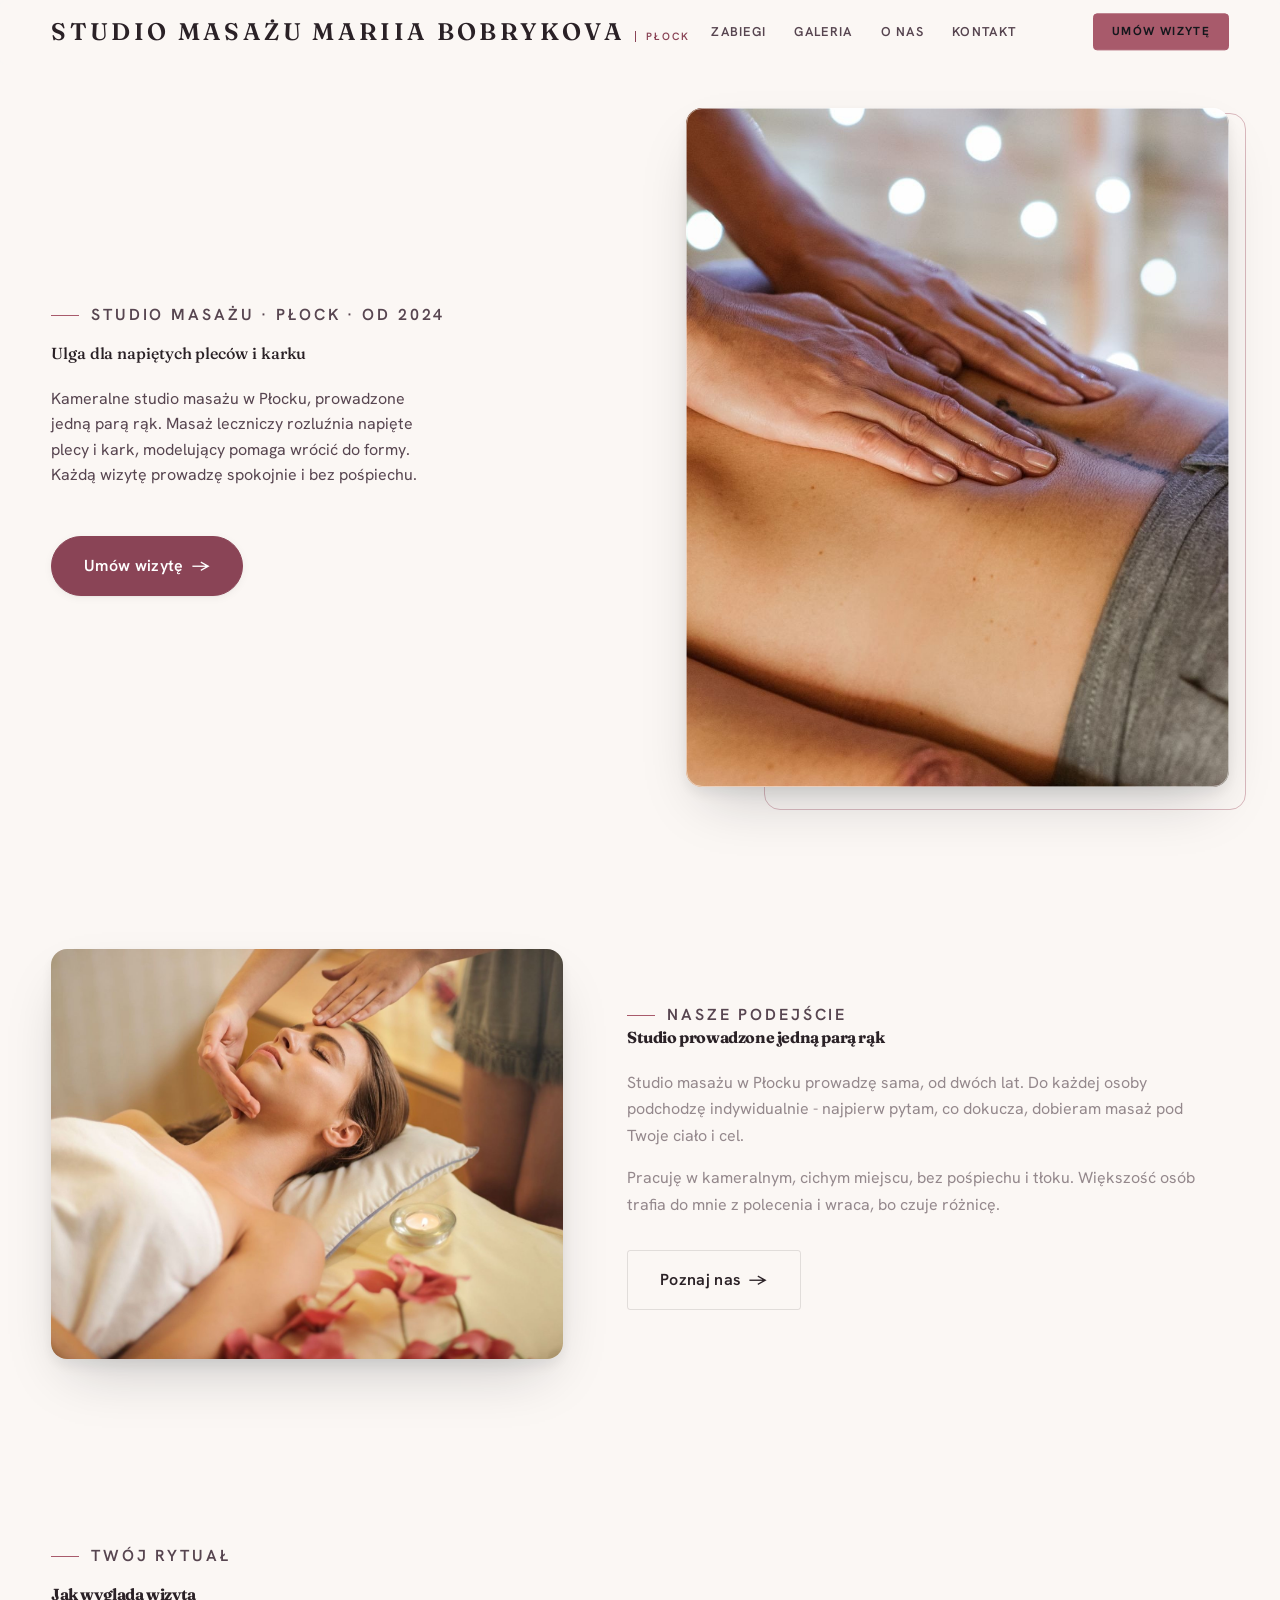
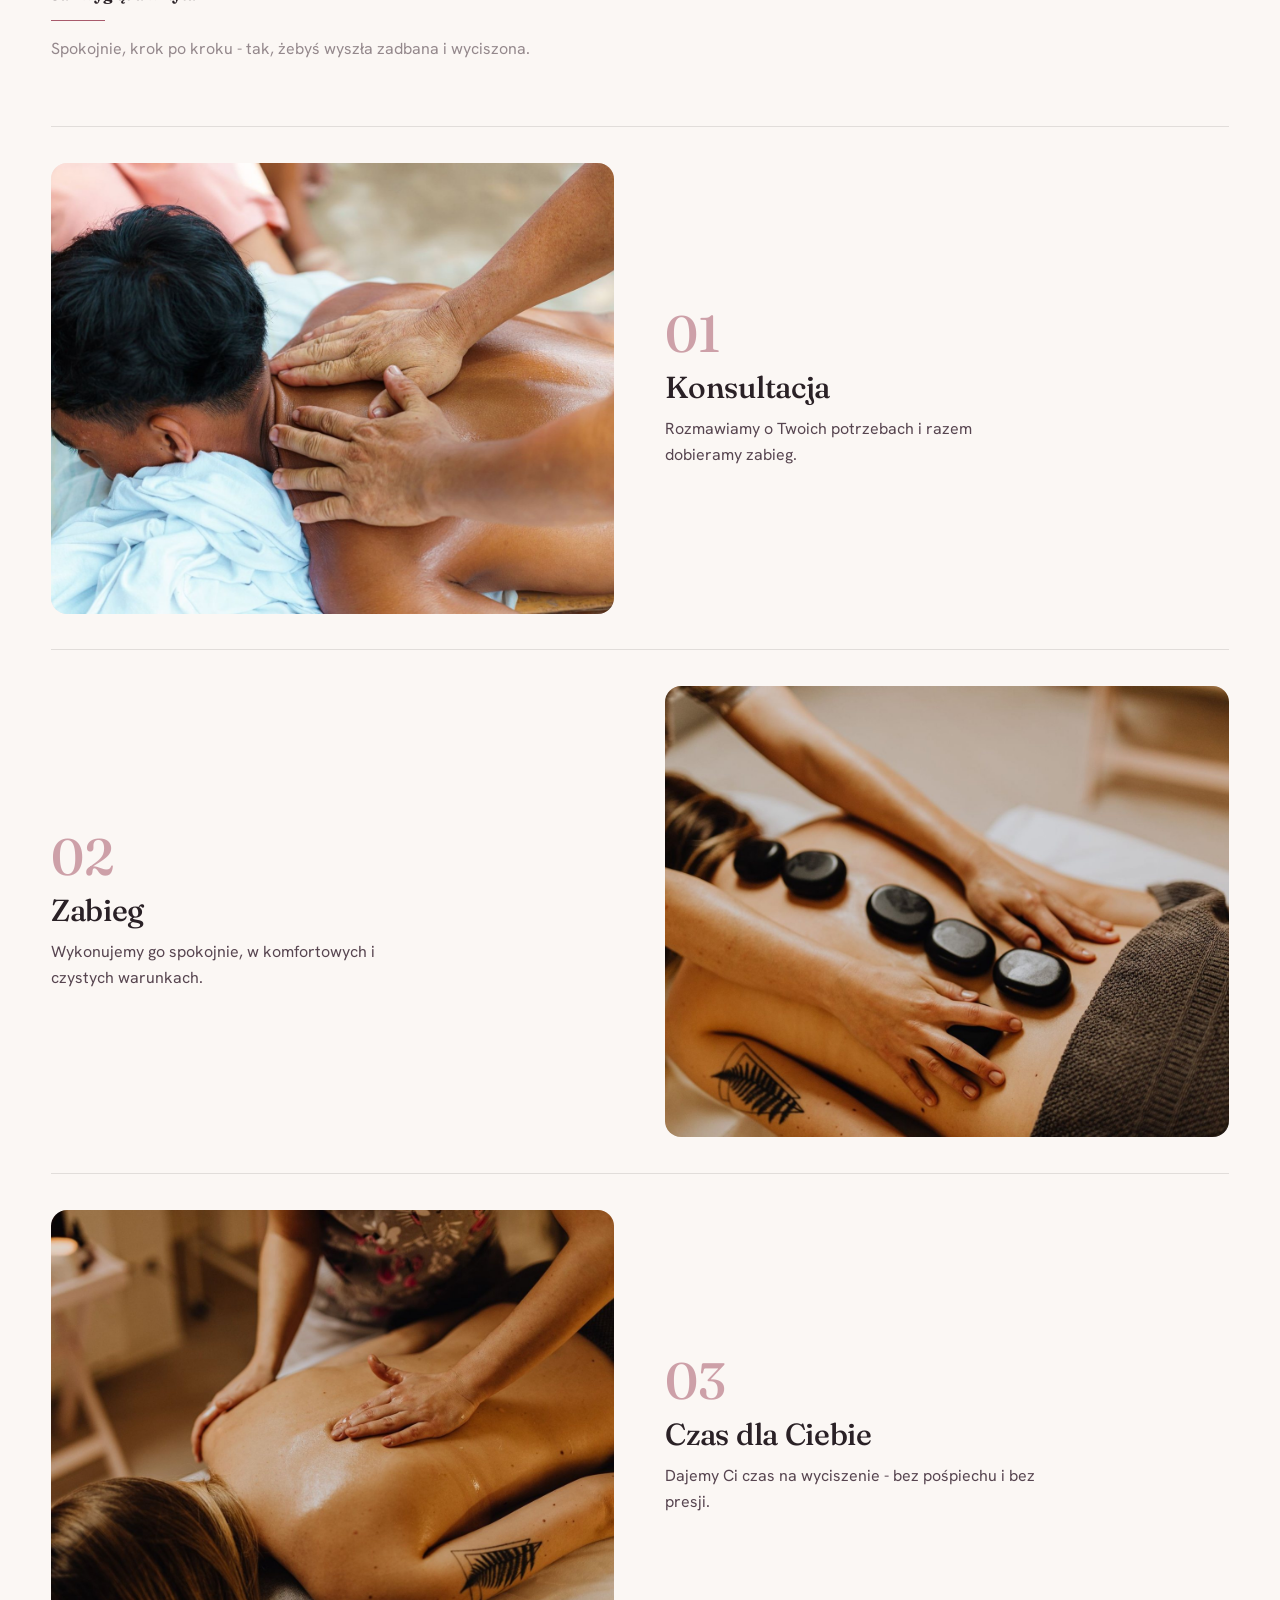
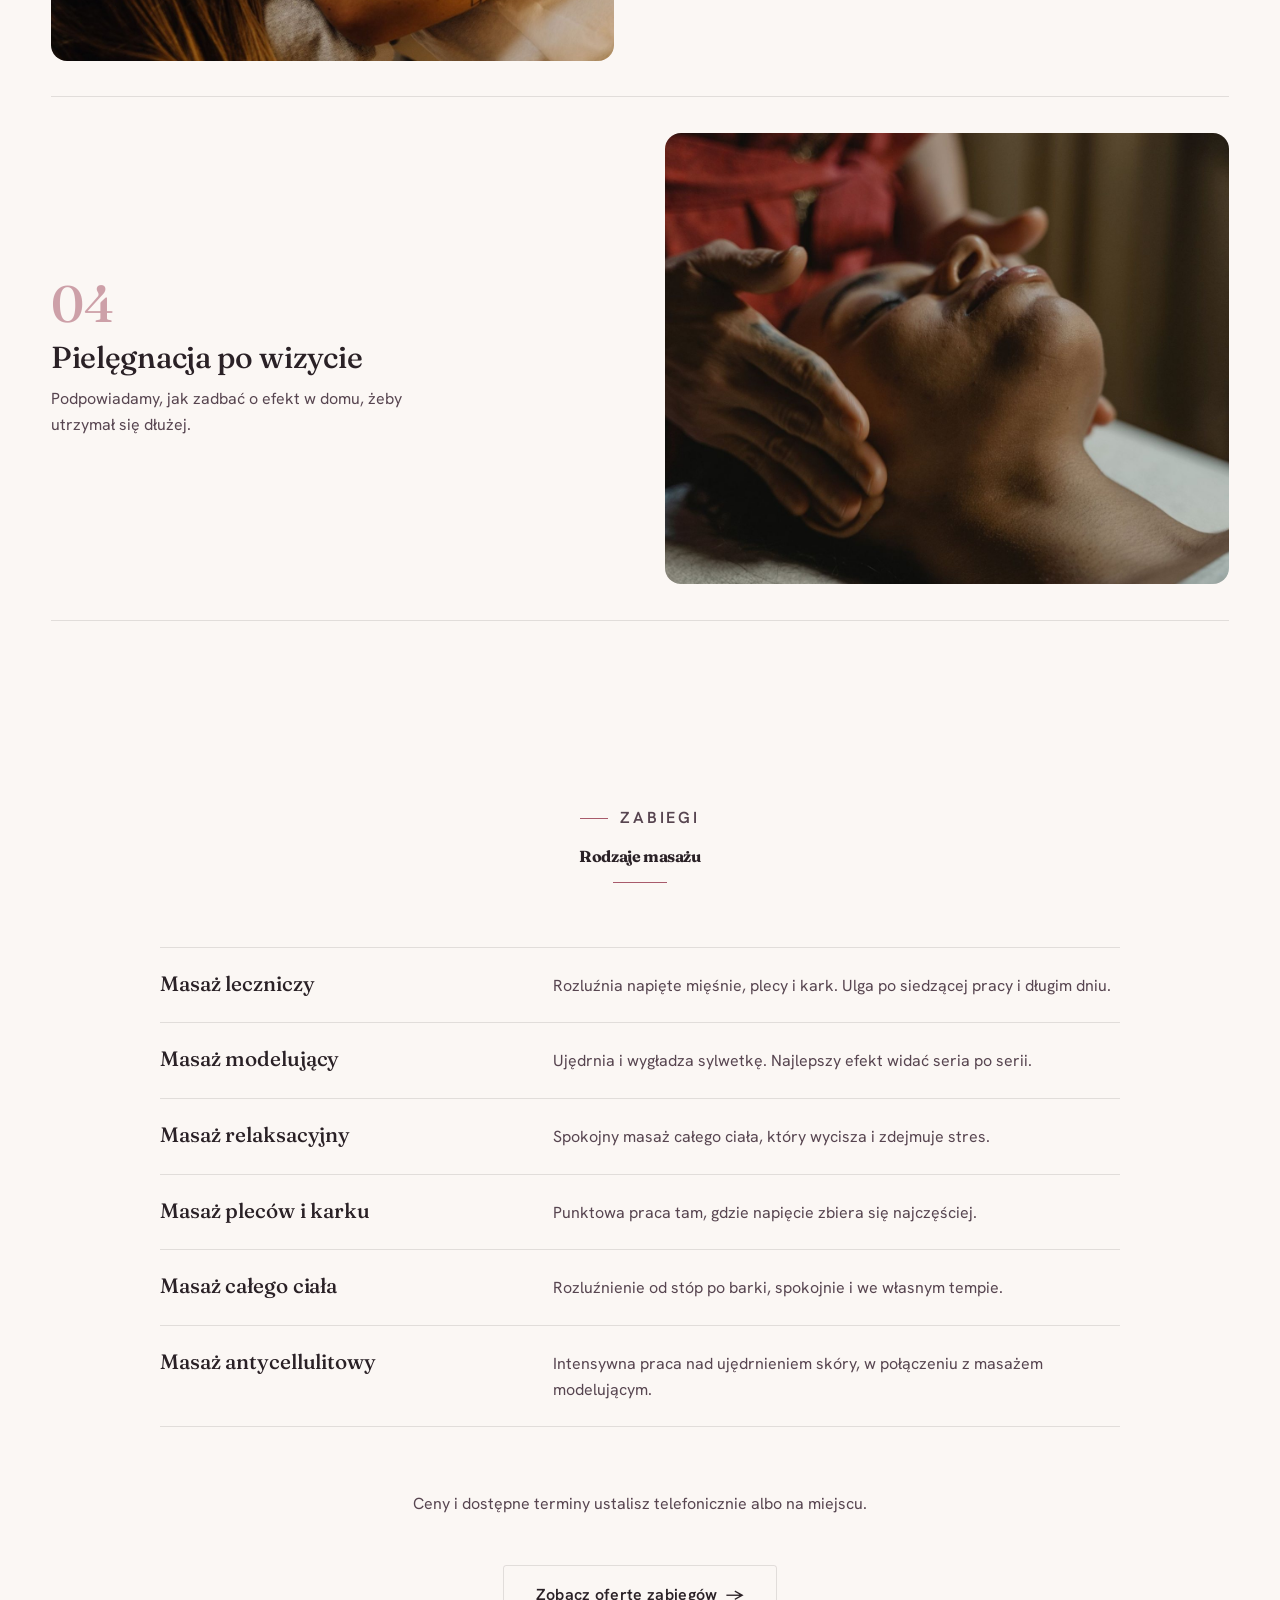
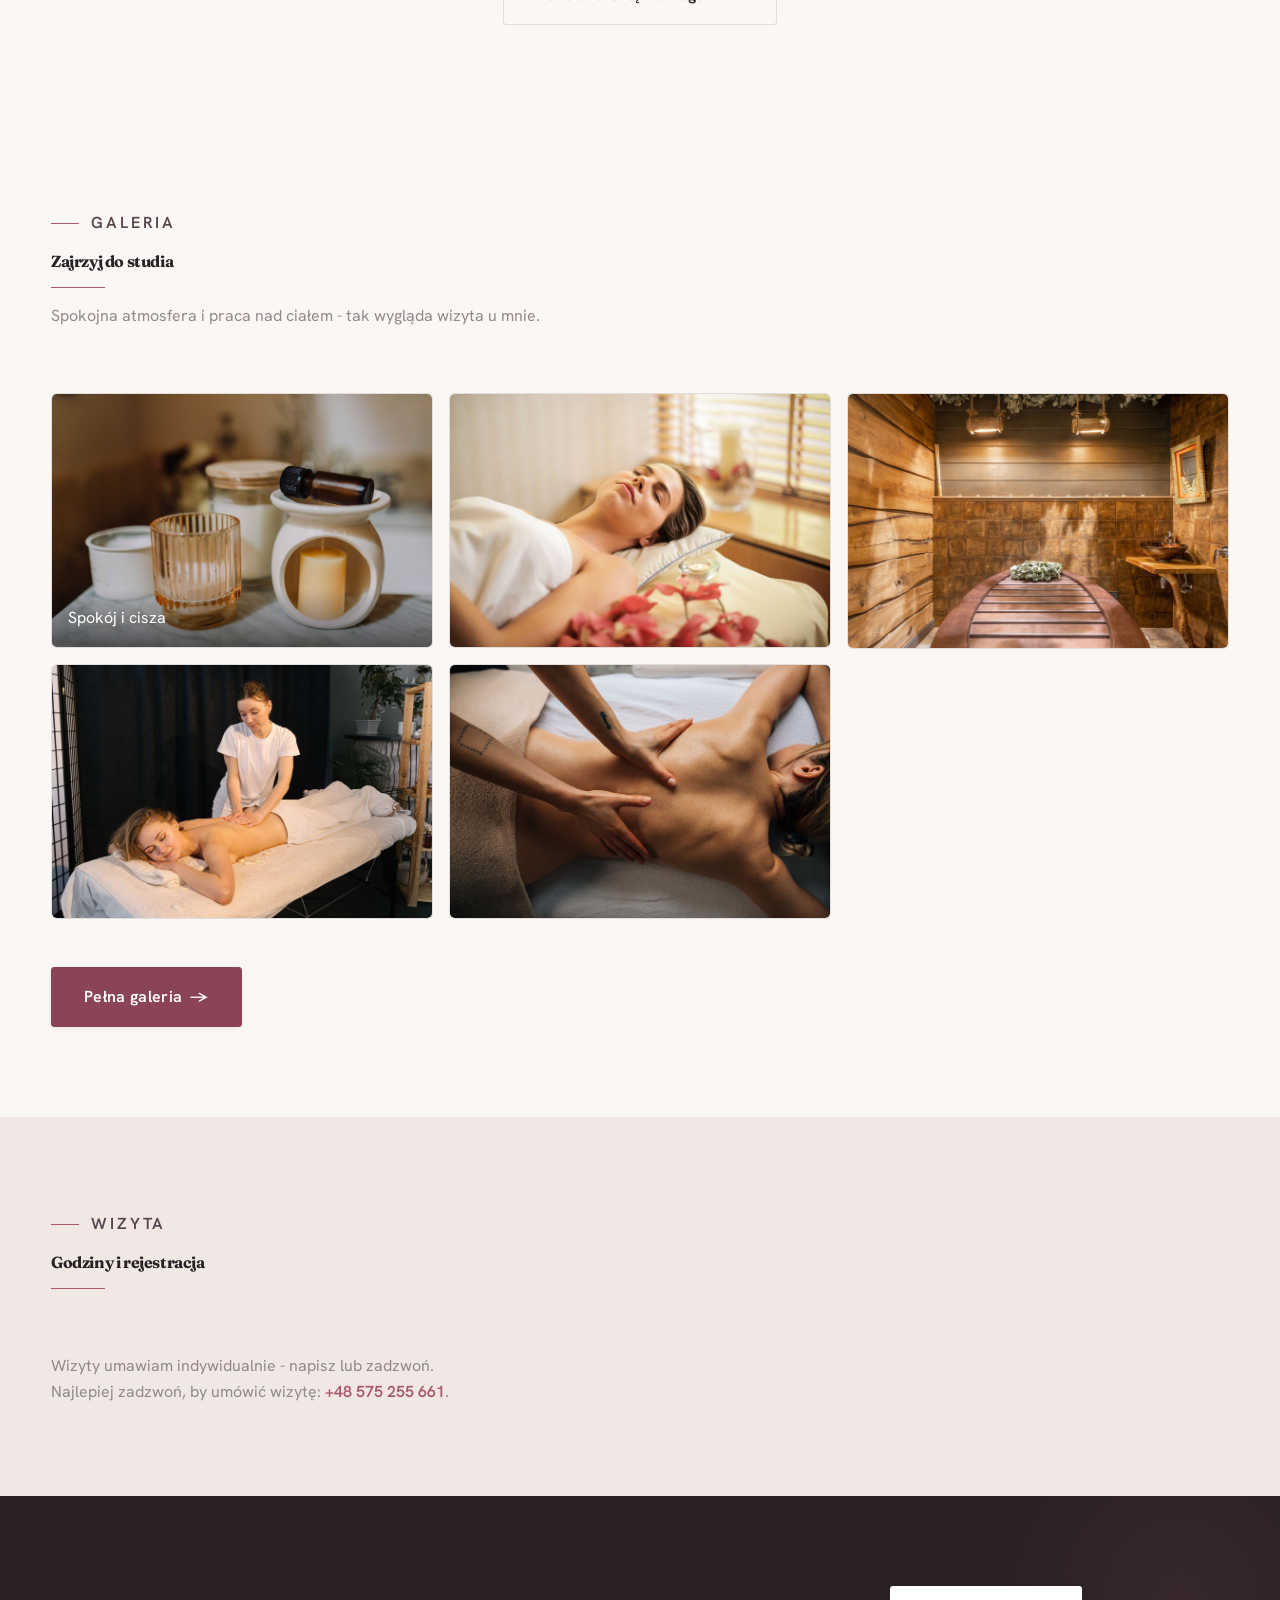
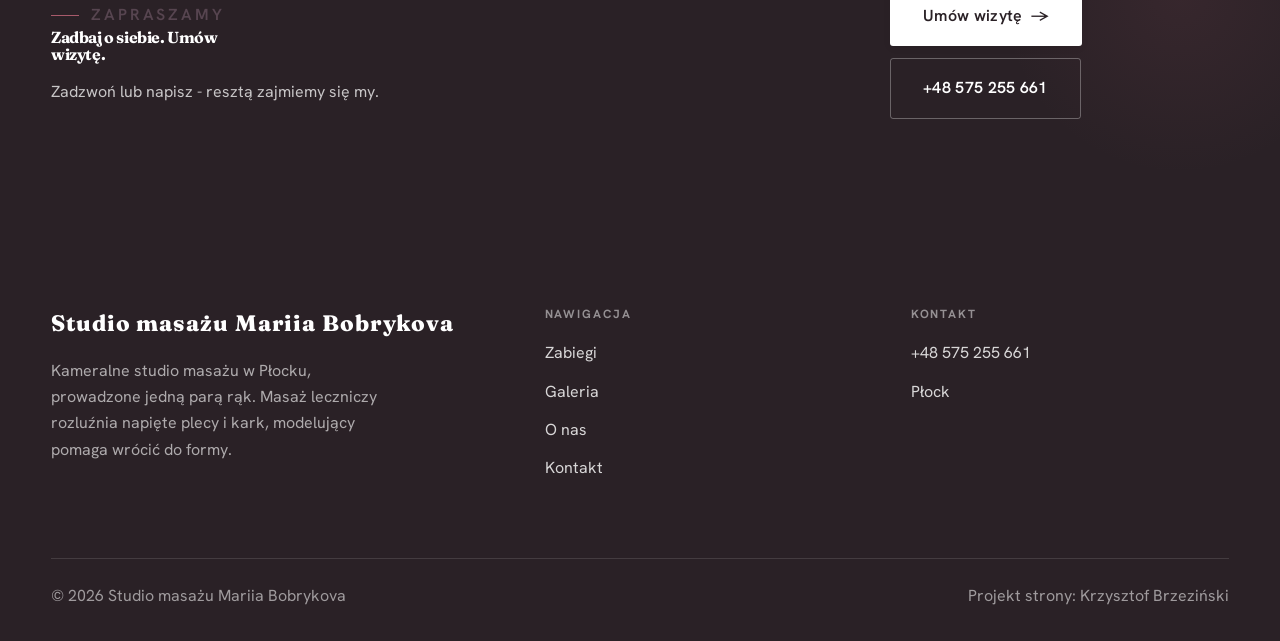
<file: index.html>
<!DOCTYPE html>
<html lang="pl">
<head>
<meta charset="UTF-8">
<meta name="viewport" content="width=device-width, initial-scale=1.0">
<title>Studio masażu Mariia Bobrykova - Studio masażu · Płock</title>
<meta name="description" content="Studio Masażu Mariia Bobrykova w Płocku - masaż leczniczy i modelujący. Indywidualne podejście, kameralne studio, kontakt przez telefon i WhatsApp.">
<link rel="preconnect" href="https://fonts.googleapis.com">
<link rel="preconnect" href="https://fonts.gstatic.com" crossorigin>
<link href="https://fonts.googleapis.com/css2?family=Fraunces:wght@500;600;700&family=Hanken+Grotesk:wght@400;500;600&display=swap" rel="stylesheet">
<link rel="stylesheet" href="assets/styles.css">
</head>
<body>

<header class="nav">
  <div class="wrap nav-inner">
    <a class="brand" href="index.html"><span class="name">Studio masażu Mariia Bobrykova</span><span class="sub">Płock</span></a>
    <nav class="nav-links">
      <a href="oferta.html">Zabiegi</a>
      <a href="realizacje.html">Galeria</a>
      <a href="o-nas.html">O nas</a>
      <a href="kontakt.html">Kontakt</a>
      <a href="kontakt.html" class="btn btn-accent">Umów wizytę</a>
    </nav>
    <button class="nav-toggle" aria-label="Menu"><span></span><span></span><span></span></button>
  </div>
</header>

<section class="hero-spa">
  <div class="wrap">
    <div class="hs-copy reveal">
      <span class="eyebrow">Studio masażu · Płock · od 2024</span>
      <h1 class="hs-claim">Ulga dla napiętych pleców i karku</h1>
      <p class="hs-lead">Kameralne studio masażu w Płocku, prowadzone jedną parą rąk. Masaż leczniczy rozluźnia napięte plecy i kark, modelujący pomaga wrócić do formy. Każdą wizytę prowadzę spokojnie i bez pośpiechu.</p>
      <a href="kontakt.html" class="btn btn-accent hs-cta">Umów wizytę <span class="arr">→</span></a>
    </div>
    <figure class="hs-fig reveal"><img src="img/hero.jpg" alt="Studio masażu Mariia Bobrykova"></figure>
  </div>
</section>
<section>
  <div class="wrap split">
    <div class="split-art reveal"><img src="img/g1.jpg" alt="Studio masażu Mariia Bobrykova" loading="lazy"></div>
    <div class="split-copy reveal">
      <span class="eyebrow">Nasze podejście</span>
      <h2>Studio prowadzone jedną parą rąk</h2>
      <p class="muted">Studio masażu w Płocku prowadzę sama, od dwóch lat. Do każdej osoby podchodzę indywidualnie - najpierw pytam, co dokucza, dobieram masaż pod Twoje ciało i cel.</p>
      <p class="muted">Pracuję w kameralnym, cichym miejscu, bez pośpiechu i tłoku. Większość osób trafia do mnie z polecenia i wraca, bo czuje różnicę.</p>
      <a href="o-nas.html" class="btn btn-ghost">Poznaj nas <span class="arr">→</span></a>
    </div>
  </div>
</section>
<section class="rytual">
  <div class="wrap">
    <div class="head reveal">
      <span class="eyebrow">Twój rytuał</span>
      <h2>Jak wygląda wizyta</h2>
      <p>Spokojnie, krok po kroku - tak, żebyś wyszła zadbana i wyciszona.</p>
    </div>
    <div class="ryt-list">
      <div class="ryt-row reveal">
        <figure class="ryt-fig"><img src="img/g2.jpg" alt="Konsultacja" loading="lazy"></figure>
        <div class="ryt-copy"><span class="ryt-no">01</span><h3>Konsultacja</h3><p>Rozmawiamy o Twoich potrzebach i razem dobieramy zabieg.</p></div>
      </div>
      <div class="ryt-row reveal">
        <figure class="ryt-fig"><img src="img/g3.jpg" alt="Zabieg" loading="lazy"></figure>
        <div class="ryt-copy"><span class="ryt-no">02</span><h3>Zabieg</h3><p>Wykonujemy go spokojnie, w komfortowych i czystych warunkach.</p></div>
      </div>
      <div class="ryt-row reveal">
        <figure class="ryt-fig"><img src="img/g4.jpg" alt="Czas dla Ciebie" loading="lazy"></figure>
        <div class="ryt-copy"><span class="ryt-no">03</span><h3>Czas dla Ciebie</h3><p>Dajemy Ci czas na wyciszenie - bez pośpiechu i bez presji.</p></div>
      </div>
      <div class="ryt-row reveal">
        <figure class="ryt-fig"><img src="img/g5.jpg" alt="Pielęgnacja po wizycie" loading="lazy"></figure>
        <div class="ryt-copy"><span class="ryt-no">04</span><h3>Pielęgnacja po wizycie</h3><p>Podpowiadamy, jak zadbać o efekt w domu, żeby utrzymał się dłużej.</p></div>
      </div>
    </div>
  </div>
</section>
<section class="menu-sec">
  <div class="wrap">
    <div class="head center reveal">
      <span class="eyebrow">Zabiegi</span>
      <h2>Rodzaje masażu</h2>
    </div>
    <div class="cennik">
      <div class="cennik-row reveal"><div class="cn-name"><h3>Masaż leczniczy</h3></div><div class="cn-desc">Rozluźnia napięte mięśnie, plecy i kark. Ulga po siedzącej pracy i długim dniu.</div></div>
      <div class="cennik-row reveal"><div class="cn-name"><h3>Masaż modelujący</h3></div><div class="cn-desc">Ujędrnia i wygładza sylwetkę. Najlepszy efekt widać seria po serii.</div></div>
      <div class="cennik-row reveal"><div class="cn-name"><h3>Masaż relaksacyjny</h3></div><div class="cn-desc">Spokojny masaż całego ciała, który wycisza i zdejmuje stres.</div></div>
      <div class="cennik-row reveal"><div class="cn-name"><h3>Masaż pleców i karku</h3></div><div class="cn-desc">Punktowa praca tam, gdzie napięcie zbiera się najczęściej.</div></div>
      <div class="cennik-row reveal"><div class="cn-name"><h3>Masaż całego ciała</h3></div><div class="cn-desc">Rozluźnienie od stóp po barki, spokojnie i we własnym tempie.</div></div>
      <div class="cennik-row reveal"><div class="cn-name"><h3>Masaż antycellulitowy</h3></div><div class="cn-desc">Intensywna praca nad ujędrnieniem skóry, w połączeniu z masażem modelującym.</div></div>
    </div>
    <p class="menu-note">Ceny i dostępne terminy ustalisz telefonicznie albo na miejscu.</p>
    <div style="text-align:center;margin-top:var(--space-7)" class="reveal"><a href="oferta.html" class="btn btn-ghost">Zobacz ofertę zabiegów <span class="arr">→</span></a></div>
  </div>
</section>
<section>
  <div class="wrap">
    <div class="head reveal">
      <span class="eyebrow">Galeria</span>
      <h2>Zajrzyj do studia</h2>
      <p>Spokojna atmosfera i praca nad ciałem - tak wygląda wizyta u mnie.</p>
    </div>
    <div class="gallery-masonry">
      <figure class="m-tile reveal"><img src="img/g6.jpg" alt="Spokój i cisza" loading="lazy"><div class="cap">Spokój i cisza</div></figure>
      <figure class="m-tile reveal"><img src="img/g7.jpg" alt="Studio masażu Mariia Bobrykova" loading="lazy"></figure>
      <figure class="m-tile reveal"><img src="img/g8.jpg" alt="Studio masażu Mariia Bobrykova" loading="lazy"></figure>
      <figure class="m-tile reveal"><img src="img/g9.jpg" alt="Studio masażu Mariia Bobrykova" loading="lazy"></figure>
      <figure class="m-tile reveal"><img src="img/g10.jpg" alt="Studio masażu Mariia Bobrykova" loading="lazy"></figure>
    </div>
    <div style="margin-top:var(--space-7)" class="reveal"><a href="realizacje.html" class="btn btn-accent">Pełna galeria <span class="arr">→</span></a></div>
  </div>
</section>
<section class="trust">
  <div class="wrap">
    <div class="head reveal">
      <span class="eyebrow">Wizyta</span>
      <h2>Godziny i rejestracja</h2>
    </div>
    <p class="reveal" style="color:var(--muted);max-width:48ch">Wizyty umawiam indywidualnie - napisz lub zadzwoń. Najlepiej zadzwoń, by umówić wizytę: <a href="tel:+48575255661" style="color:var(--accent);font-weight:600">+48 575 255 661</a>.</p>
  </div>
</section>
<section class="cta">
  <div class="wrap">
    <div class="reveal">
      <span class="eyebrow">Zapraszamy</span>
      <h2>Zadbaj o siebie. Umów wizytę.</h2>
      <p>Zadzwoń lub napisz - resztą zajmiemy się my.</p>
    </div>
    <div class="cta-actions reveal">
      <a href="kontakt.html" class="btn btn-light">Umów wizytę <span class="arr">→</span></a>
      <a href="tel:+48575255661" class="btn btn-ghost" style="color:#fff;border-color:rgba(255,255,255,.3)">+48 575 255 661</a>
    </div>
  </div>
</section>

<footer>
  <div class="wrap">
    <div class="foot-grid">
      <div class="foot-brand">
        <div class="name">Studio masażu Mariia Bobrykova</div>
        <p>Kameralne studio masażu w Płocku, prowadzone jedną parą rąk. Masaż leczniczy rozluźnia napięte plecy i kark, modelujący pomaga wrócić do formy.</p>
      </div>
      <div class="foot-col">
        <h4>Nawigacja</h4>
        <a href="oferta.html">Zabiegi</a>
        <a href="realizacje.html">Galeria</a>
        <a href="o-nas.html">O nas</a>
        <a href="kontakt.html">Kontakt</a>
      </div>
      <div class="foot-col">
        <h4>Kontakt</h4>
        <a href="tel:+48575255661">+48 575 255 661</a>
        <p>Płock</p>
      </div>
    </div>
    <div class="foot-bot">
      <span>© 2026 Studio masażu Mariia Bobrykova</span>
      <span>Projekt strony: Krzysztof Brzeziński</span>
    </div>
  </div>
</footer>
<div class="sticky-reserve"><a class="sr-book" href="kontakt.html">Umów wizytę</a><a class="sr-call" href="tel:+48575255661" aria-label="Zadzwoń"><svg class="ico-tel" width="16" height="16" viewBox="0 0 24 24" fill="none" aria-hidden="true"><path d="M6.6 10.8a15.5 15.5 0 0 0 6.6 6.6l2.2-2.2a1 1 0 0 1 1-.24 11.4 11.4 0 0 0 3.6.58 1 1 0 0 1 1 1V20a1 1 0 0 1-1 1A17 17 0 0 1 3 4a1 1 0 0 1 1-1h3.5a1 1 0 0 1 1 1c0 1.25.2 2.46.58 3.6a1 1 0 0 1-.25 1l-2.23 2.2Z" fill="currentColor"/></svg></a></div>

<script src="assets/main.js"></script>
</body>
</html>
</file>
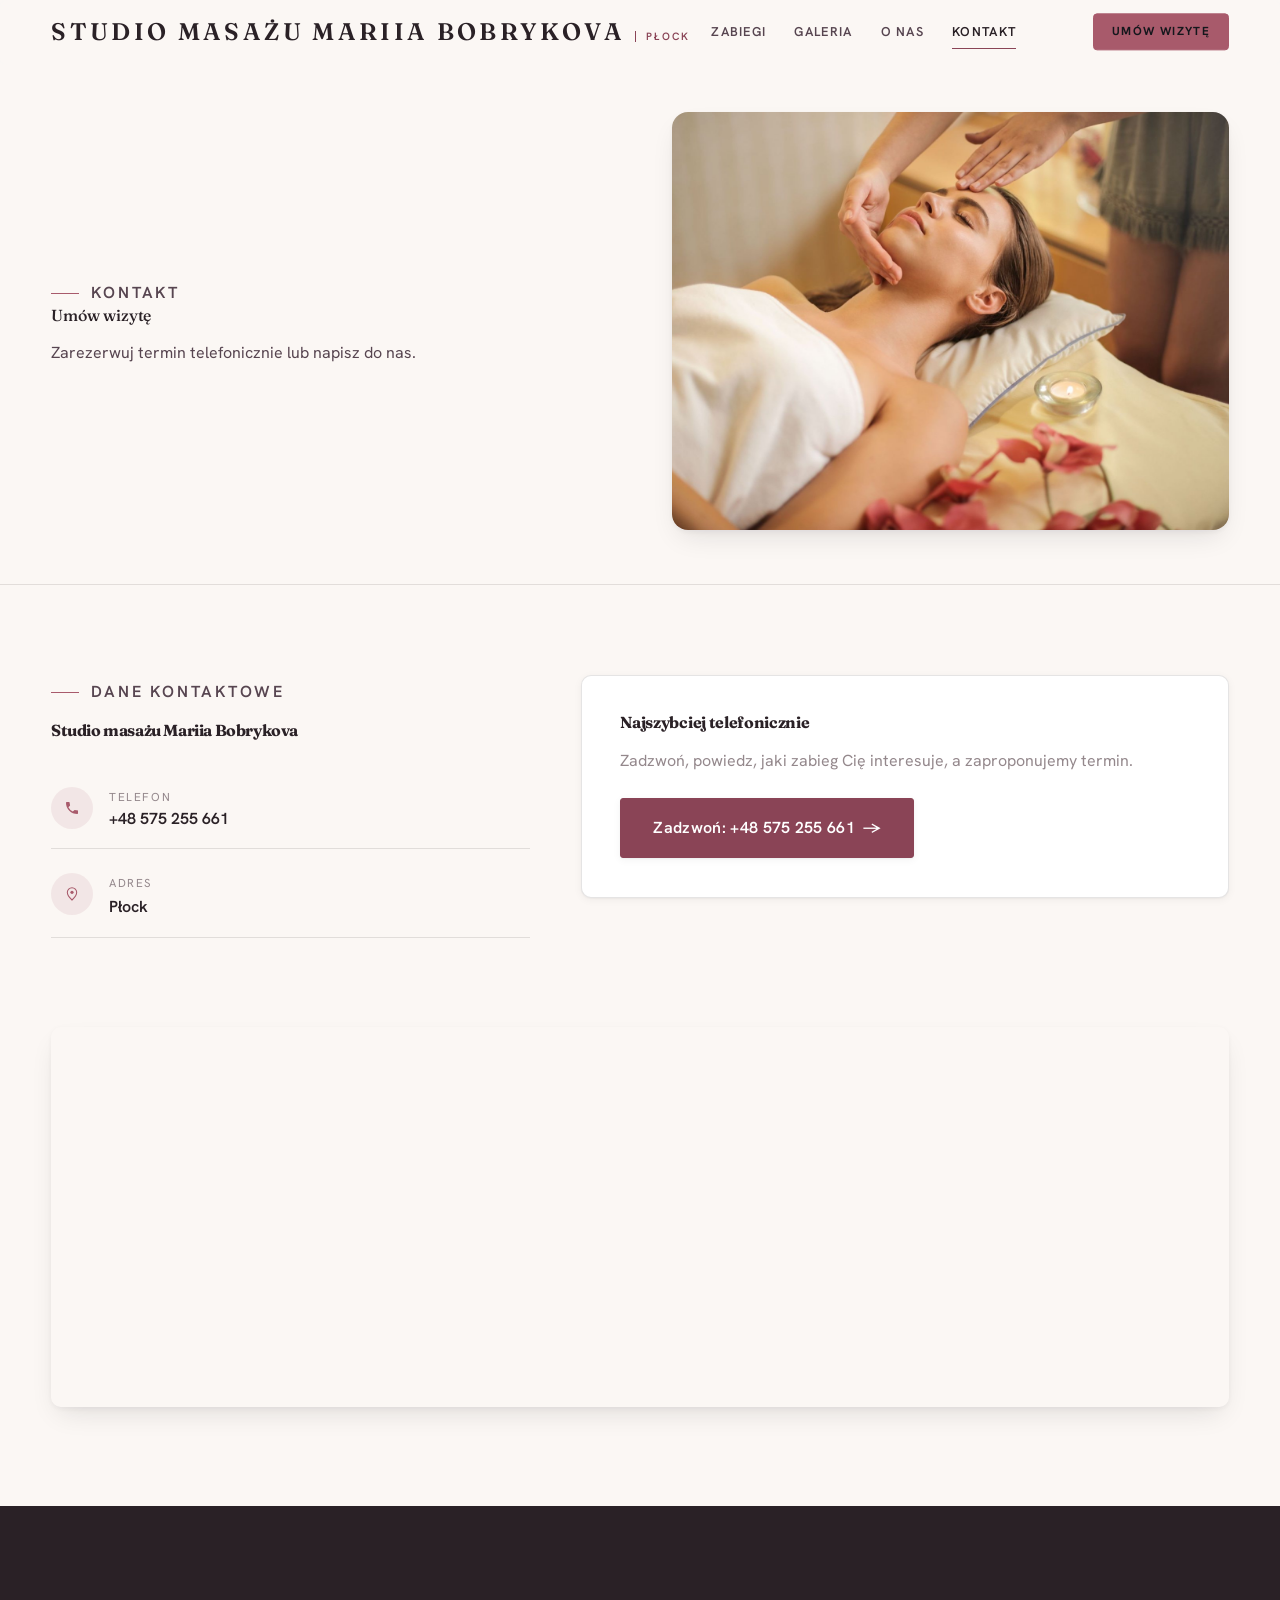
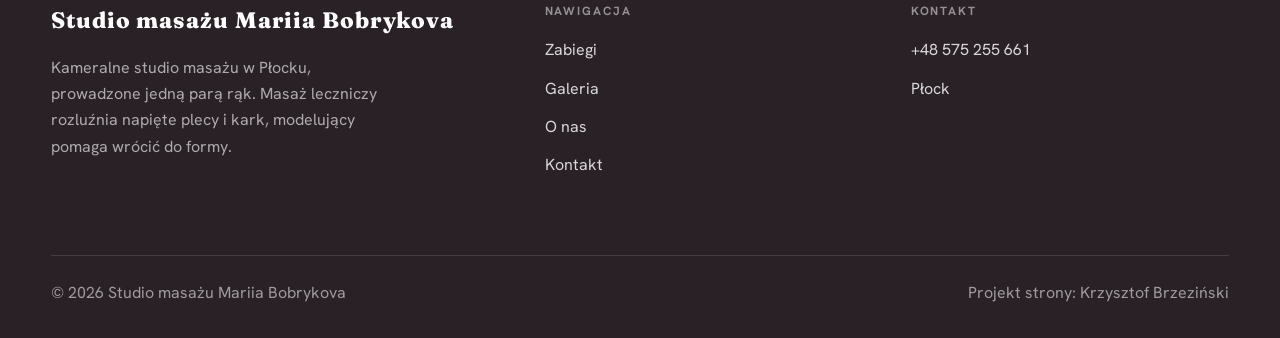
<file: kontakt.html>
<!DOCTYPE html>
<html lang="pl">
<head>
<meta charset="UTF-8">
<meta name="viewport" content="width=device-width, initial-scale=1.0">
<title>Kontakt - Studio masażu Mariia Bobrykova</title>
<meta name="description" content="Kontakt Studio masażu Mariia Bobrykova - Płock">
<link rel="preconnect" href="https://fonts.googleapis.com">
<link rel="preconnect" href="https://fonts.gstatic.com" crossorigin>
<link href="https://fonts.googleapis.com/css2?family=Fraunces:wght@500;600;700&family=Hanken+Grotesk:wght@400;500;600&display=swap" rel="stylesheet">
<link rel="stylesheet" href="assets/styles.css">
</head>
<body>

<header class="nav">
  <div class="wrap nav-inner">
    <a class="brand" href="index.html"><span class="name">Studio masażu Mariia Bobrykova</span><span class="sub">Płock</span></a>
    <nav class="nav-links">
      <a href="oferta.html">Zabiegi</a>
      <a href="realizacje.html">Galeria</a>
      <a href="o-nas.html">O nas</a>
      <a href="kontakt.html" class="active">Kontakt</a>
      <a href="kontakt.html" class="btn btn-accent">Umów wizytę</a>
    </nav>
    <button class="nav-toggle" aria-label="Menu"><span></span><span></span><span></span></button>
  </div>
</header>

<section class="pagehead pagehead-soft">
  <div class="wrap">
    <figure class="ph-fig reveal"><img src="img/g1.jpg" alt="Studio masażu Mariia Bobrykova - Umów wizytę" loading="lazy"></figure>
    <div class="ph-copy reveal">
      <span class="eyebrow">Kontakt</span>
      <h1>Umów wizytę</h1>
      <p>Zarezerwuj termin telefonicznie lub napisz do nas.</p>
    </div>
  </div>
</section>
<section>
  <div class="wrap contact-grid">
    <div class="reveal">
      <span class="eyebrow">Dane kontaktowe</span>
      <h2 style="margin:var(--space-4) 0 var(--space-6)">Studio masażu Mariia Bobrykova</h2>
      <div class="info-list">
        <div class="info-row"><div class="ic"><svg class="ico-tel" width="16" height="16" viewBox="0 0 24 24" fill="none" aria-hidden="true"><path d="M6.6 10.8a15.5 15.5 0 0 0 6.6 6.6l2.2-2.2a1 1 0 0 1 1-.24 11.4 11.4 0 0 0 3.6.58 1 1 0 0 1 1 1V20a1 1 0 0 1-1 1A17 17 0 0 1 3 4a1 1 0 0 1 1-1h3.5a1 1 0 0 1 1 1c0 1.25.2 2.46.58 3.6a1 1 0 0 1-.25 1l-2.23 2.2Z" fill="currentColor"/></svg></div><div><div class="lbl">Telefon</div><a class="val" href="tel:+48575255661">+48 575 255 661</a></div></div>
        <div class="info-row"><div class="ic"><svg class="ico-pin" width="16" height="16" viewBox="0 0 24 24" fill="none" aria-hidden="true"><path d="M12 21s7-6.1 7-11.5A7 7 0 0 0 5 9.5C5 14.9 12 21 12 21Z" stroke="currentColor" stroke-width="1.6" fill="none"/><circle cx="12" cy="9.5" r="2.4" fill="currentColor"/></svg></div><div><div class="lbl">Adres</div><div class="val">Płock</div></div></div>
      </div>
    </div>
    <div class="reveal">
      <div class="form">
        <h3 style="margin-bottom:var(--space-4)">Najszybciej telefonicznie</h3>
        <p class="muted" style="margin-bottom:var(--space-5)">Zadzwoń, powiedz, jaki zabieg Cię interesuje, a zaproponujemy termin.</p>
        <a href="tel:+48575255661" class="btn btn-accent" style="justify-content:center">Zadzwoń: +48 575 255 661 <span class="arr">→</span></a>
      </div>
    </div>
  </div>
</section>
<section style="padding-top:0">
  <div class="wrap reveal">
    <iframe class="map" title="Studio masażu Mariia Bobrykova - Płock" src="https://maps.google.com/maps?q=Studio%20masa%C5%BCu%20Mariia%20Bobrykova%20P%C5%82ock&z=15&output=embed" loading="lazy" referrerpolicy="no-referrer-when-downgrade"></iframe>
  </div>
</section>

<footer>
  <div class="wrap">
    <div class="foot-grid">
      <div class="foot-brand">
        <div class="name">Studio masażu Mariia Bobrykova</div>
        <p>Kameralne studio masażu w Płocku, prowadzone jedną parą rąk. Masaż leczniczy rozluźnia napięte plecy i kark, modelujący pomaga wrócić do formy.</p>
      </div>
      <div class="foot-col">
        <h4>Nawigacja</h4>
        <a href="oferta.html">Zabiegi</a>
        <a href="realizacje.html">Galeria</a>
        <a href="o-nas.html">O nas</a>
        <a href="kontakt.html">Kontakt</a>
      </div>
      <div class="foot-col">
        <h4>Kontakt</h4>
        <a href="tel:+48575255661">+48 575 255 661</a>
        <p>Płock</p>
      </div>
    </div>
    <div class="foot-bot">
      <span>© 2026 Studio masażu Mariia Bobrykova</span>
      <span>Projekt strony: Krzysztof Brzeziński</span>
    </div>
  </div>
</footer>
<div class="sticky-reserve"><a class="sr-book" href="kontakt.html">Umów wizytę</a><a class="sr-call" href="tel:+48575255661" aria-label="Zadzwoń"><svg class="ico-tel" width="16" height="16" viewBox="0 0 24 24" fill="none" aria-hidden="true"><path d="M6.6 10.8a15.5 15.5 0 0 0 6.6 6.6l2.2-2.2a1 1 0 0 1 1-.24 11.4 11.4 0 0 0 3.6.58 1 1 0 0 1 1 1V20a1 1 0 0 1-1 1A17 17 0 0 1 3 4a1 1 0 0 1 1-1h3.5a1 1 0 0 1 1 1c0 1.25.2 2.46.58 3.6a1 1 0 0 1-.25 1l-2.23 2.2Z" fill="currentColor"/></svg></a></div>

<script src="assets/main.js"></script>
</body>
</html>
</file>
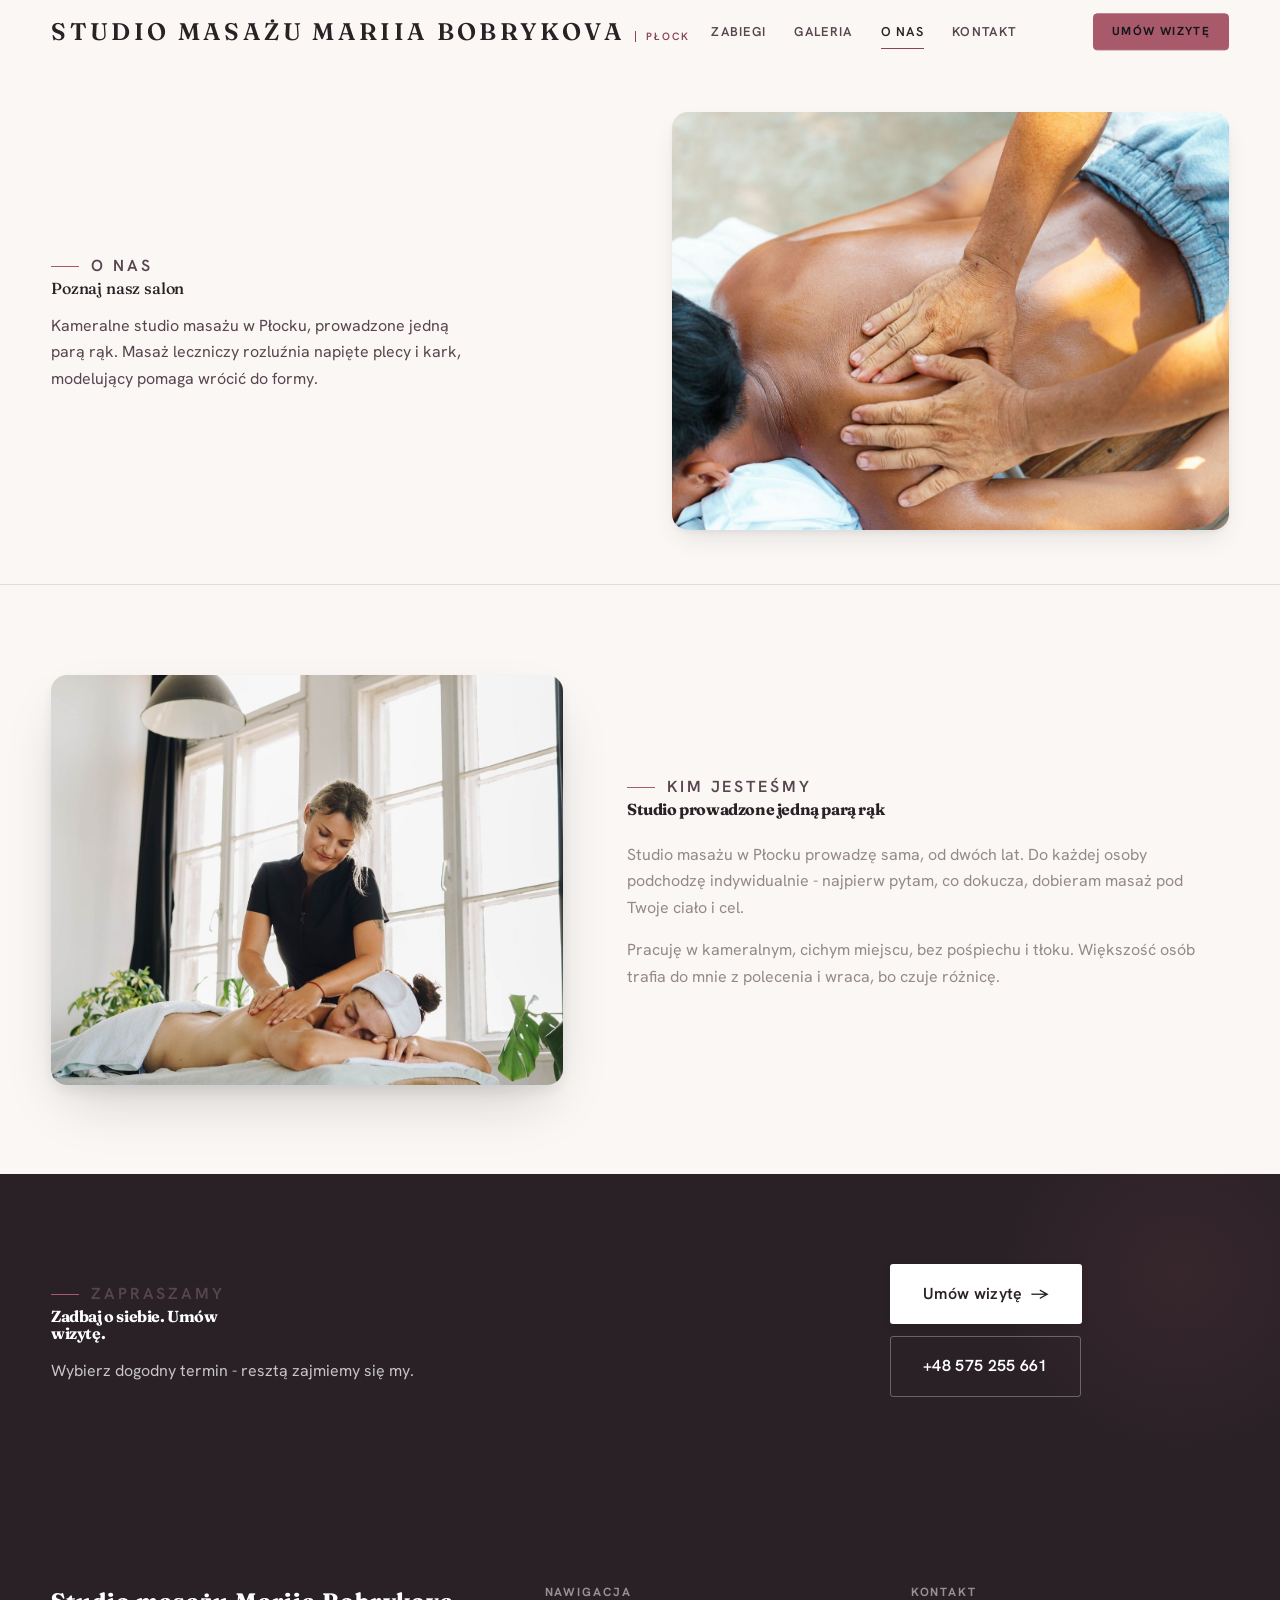
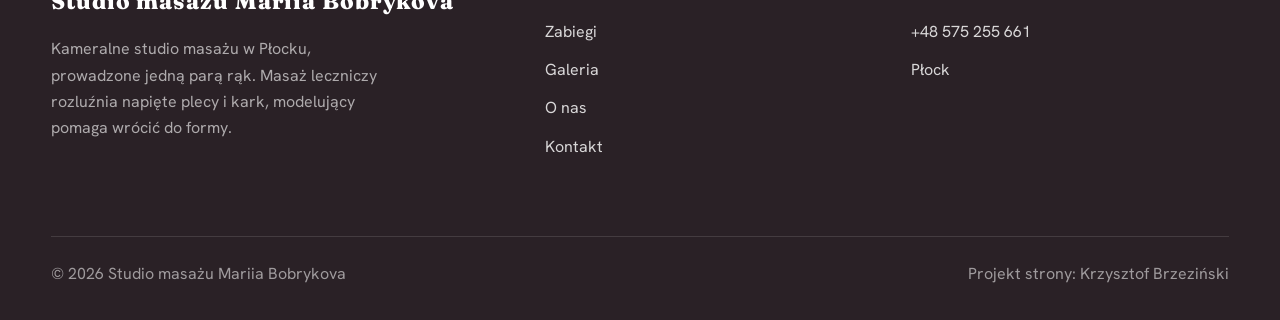
<file: o-nas.html>
<!DOCTYPE html>
<html lang="pl">
<head>
<meta charset="UTF-8">
<meta name="viewport" content="width=device-width, initial-scale=1.0">
<title>O nas - Studio masażu Mariia Bobrykova</title>
<meta name="description" content="Studio Masażu Mariia Bobrykova w Płocku - masaż leczniczy i modelujący. Indywidualne podejście, kameralne studio, kontakt przez telefon i WhatsApp.">
<link rel="preconnect" href="https://fonts.googleapis.com">
<link rel="preconnect" href="https://fonts.gstatic.com" crossorigin>
<link href="https://fonts.googleapis.com/css2?family=Fraunces:wght@500;600;700&family=Hanken+Grotesk:wght@400;500;600&display=swap" rel="stylesheet">
<link rel="stylesheet" href="assets/styles.css">
</head>
<body>

<header class="nav">
  <div class="wrap nav-inner">
    <a class="brand" href="index.html"><span class="name">Studio masażu Mariia Bobrykova</span><span class="sub">Płock</span></a>
    <nav class="nav-links">
      <a href="oferta.html">Zabiegi</a>
      <a href="realizacje.html">Galeria</a>
      <a href="o-nas.html" class="active">O nas</a>
      <a href="kontakt.html">Kontakt</a>
      <a href="kontakt.html" class="btn btn-accent">Umów wizytę</a>
    </nav>
    <button class="nav-toggle" aria-label="Menu"><span></span><span></span><span></span></button>
  </div>
</header>

<section class="pagehead pagehead-soft">
  <div class="wrap">
    <figure class="ph-fig reveal"><img src="img/g13.jpg" alt="Studio masażu Mariia Bobrykova - Poznaj nasz salon" loading="lazy"></figure>
    <div class="ph-copy reveal">
      <span class="eyebrow">O nas</span>
      <h1>Poznaj nasz salon</h1>
      <p>Kameralne studio masażu w Płocku, prowadzone jedną parą rąk. Masaż leczniczy rozluźnia napięte plecy i kark, modelujący pomaga wrócić do formy.</p>
    </div>
  </div>
</section>
<section>
  <div class="wrap split">
    <div class="split-art reveal"><img src="img/about.jpg" alt="Studio masażu Mariia Bobrykova" loading="lazy"></div>
    <div class="split-copy reveal">
      <span class="eyebrow">Kim jesteśmy</span>
      <h2>Studio prowadzone jedną parą rąk</h2>
      <p class="muted">Studio masażu w Płocku prowadzę sama, od dwóch lat. Do każdej osoby podchodzę indywidualnie - najpierw pytam, co dokucza, dobieram masaż pod Twoje ciało i cel.</p>
      <p class="muted">Pracuję w kameralnym, cichym miejscu, bez pośpiechu i tłoku. Większość osób trafia do mnie z polecenia i wraca, bo czuje różnicę.</p>
    </div>
  </div>
</section>


<section class="cta">
  <div class="wrap">
    <div class="reveal">
      <span class="eyebrow">Zapraszamy</span>
      <h2>Zadbaj o siebie. Umów wizytę.</h2>
      <p>Wybierz dogodny termin - resztą zajmiemy się my.</p>
    </div>
    <div class="cta-actions reveal">
      <a href="kontakt.html" class="btn btn-light">Umów wizytę <span class="arr">→</span></a>
      <a href="tel:+48575255661" class="btn btn-ghost" style="color:#fff;border-color:rgba(255,255,255,.3)">+48 575 255 661</a>
    </div>
  </div>
</section>

<footer>
  <div class="wrap">
    <div class="foot-grid">
      <div class="foot-brand">
        <div class="name">Studio masażu Mariia Bobrykova</div>
        <p>Kameralne studio masażu w Płocku, prowadzone jedną parą rąk. Masaż leczniczy rozluźnia napięte plecy i kark, modelujący pomaga wrócić do formy.</p>
      </div>
      <div class="foot-col">
        <h4>Nawigacja</h4>
        <a href="oferta.html">Zabiegi</a>
        <a href="realizacje.html">Galeria</a>
        <a href="o-nas.html">O nas</a>
        <a href="kontakt.html">Kontakt</a>
      </div>
      <div class="foot-col">
        <h4>Kontakt</h4>
        <a href="tel:+48575255661">+48 575 255 661</a>
        <p>Płock</p>
      </div>
    </div>
    <div class="foot-bot">
      <span>© 2026 Studio masażu Mariia Bobrykova</span>
      <span>Projekt strony: Krzysztof Brzeziński</span>
    </div>
  </div>
</footer>
<div class="sticky-reserve"><a class="sr-book" href="kontakt.html">Umów wizytę</a><a class="sr-call" href="tel:+48575255661" aria-label="Zadzwoń"><svg class="ico-tel" width="16" height="16" viewBox="0 0 24 24" fill="none" aria-hidden="true"><path d="M6.6 10.8a15.5 15.5 0 0 0 6.6 6.6l2.2-2.2a1 1 0 0 1 1-.24 11.4 11.4 0 0 0 3.6.58 1 1 0 0 1 1 1V20a1 1 0 0 1-1 1A17 17 0 0 1 3 4a1 1 0 0 1 1-1h3.5a1 1 0 0 1 1 1c0 1.25.2 2.46.58 3.6a1 1 0 0 1-.25 1l-2.23 2.2Z" fill="currentColor"/></svg></a></div>

<script src="assets/main.js"></script>
</body>
</html>
</file>
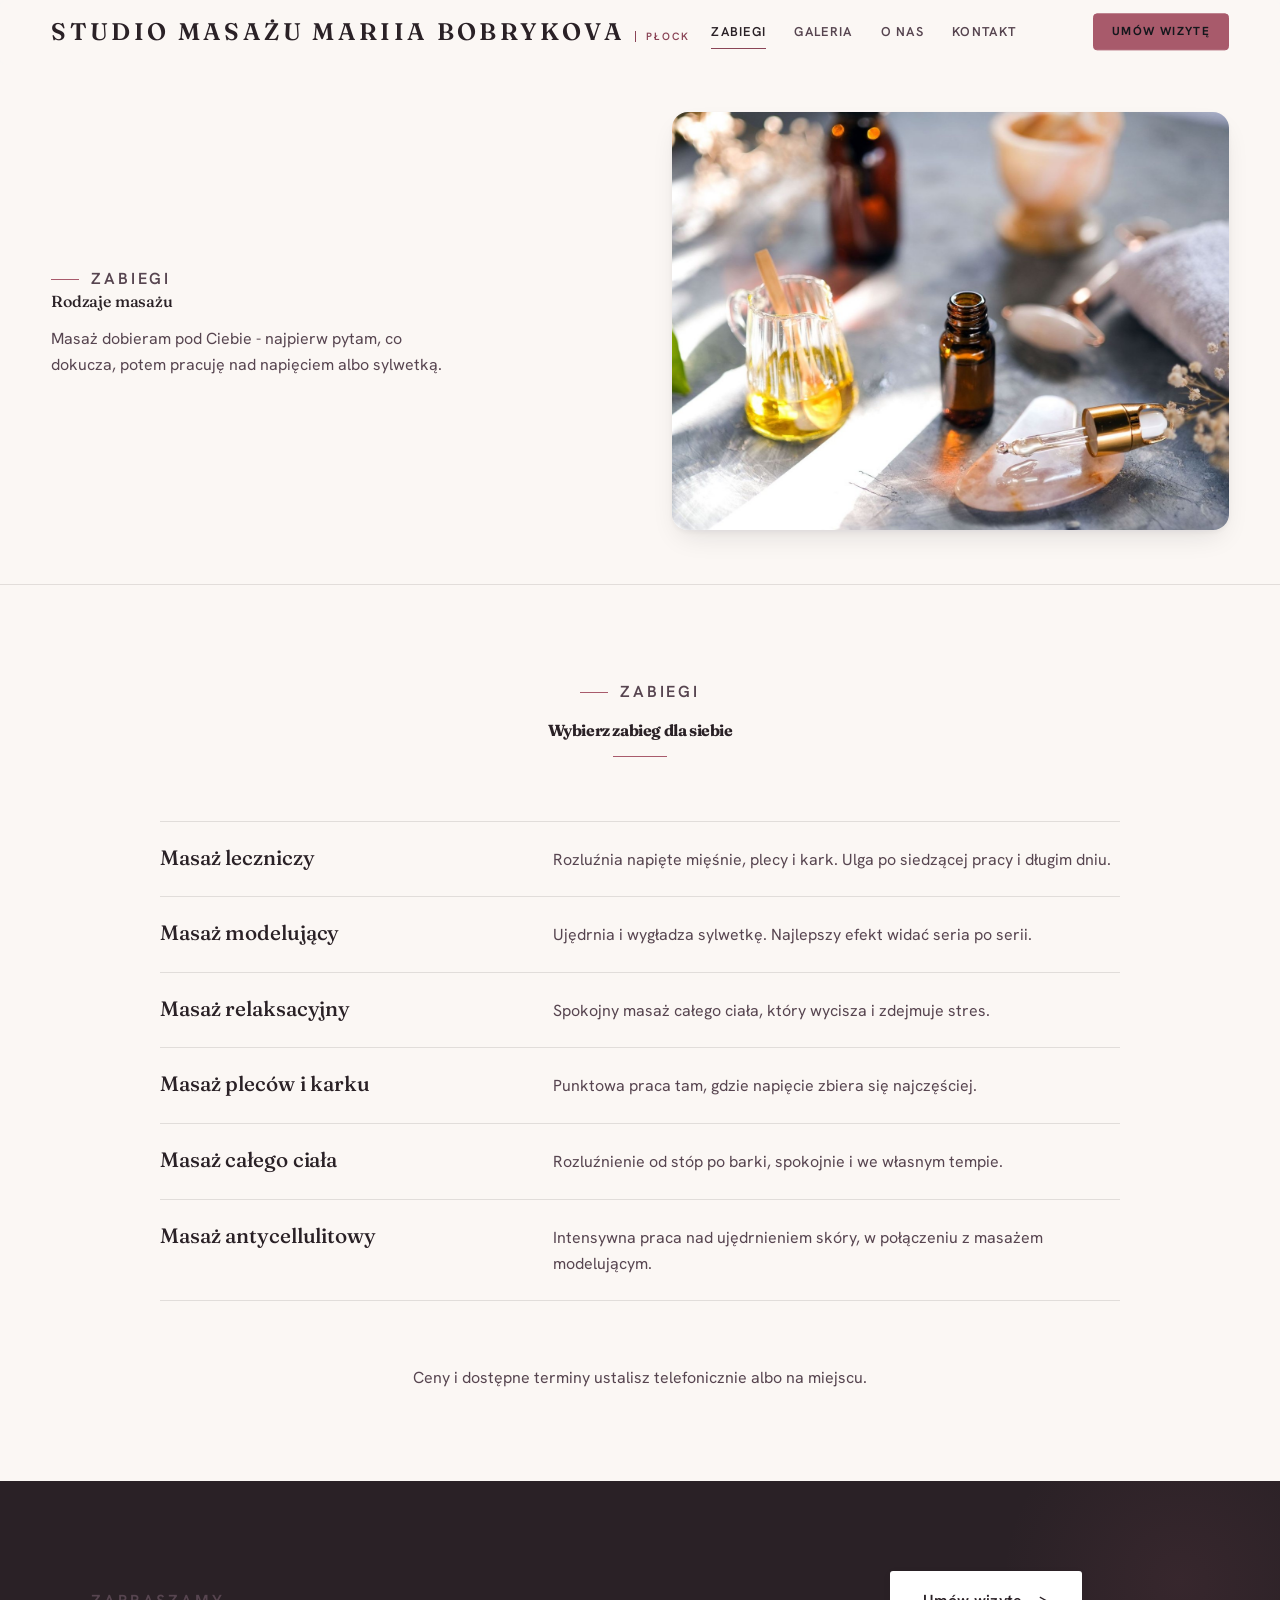
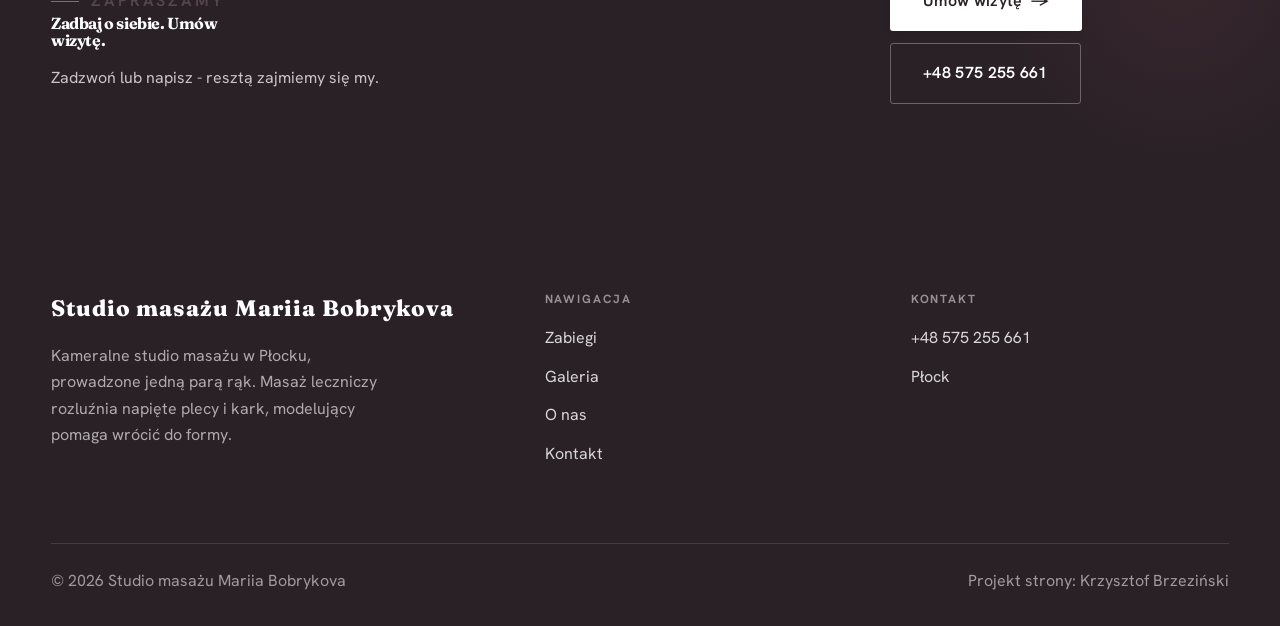
<file: oferta.html>
<!DOCTYPE html>
<html lang="pl">
<head>
<meta charset="UTF-8">
<meta name="viewport" content="width=device-width, initial-scale=1.0">
<title>Zabiegi - Studio masażu Mariia Bobrykova</title>
<meta name="description" content="Studio Masażu Mariia Bobrykova w Płocku - masaż leczniczy i modelujący. Indywidualne podejście, kameralne studio, kontakt przez telefon i WhatsApp.">
<link rel="preconnect" href="https://fonts.googleapis.com">
<link rel="preconnect" href="https://fonts.gstatic.com" crossorigin>
<link href="https://fonts.googleapis.com/css2?family=Fraunces:wght@500;600;700&family=Hanken+Grotesk:wght@400;500;600&display=swap" rel="stylesheet">
<link rel="stylesheet" href="assets/styles.css">
</head>
<body>

<header class="nav">
  <div class="wrap nav-inner">
    <a class="brand" href="index.html"><span class="name">Studio masażu Mariia Bobrykova</span><span class="sub">Płock</span></a>
    <nav class="nav-links">
      <a href="oferta.html" class="active">Zabiegi</a>
      <a href="realizacje.html">Galeria</a>
      <a href="o-nas.html">O nas</a>
      <a href="kontakt.html">Kontakt</a>
      <a href="kontakt.html" class="btn btn-accent">Umów wizytę</a>
    </nav>
    <button class="nav-toggle" aria-label="Menu"><span></span><span></span><span></span></button>
  </div>
</header>

<section class="pagehead pagehead-soft">
  <div class="wrap">
    <figure class="ph-fig reveal"><img src="img/g12.jpg" alt="Studio masażu Mariia Bobrykova - Rodzaje masażu" loading="lazy"></figure>
    <div class="ph-copy reveal">
      <span class="eyebrow">Zabiegi</span>
      <h1>Rodzaje masażu</h1>
      <p>Masaż dobieram pod Ciebie - najpierw pytam, co dokucza, potem pracuję nad napięciem albo sylwetką.</p>
    </div>
  </div>
</section>
<section class="menu-sec">
  <div class="wrap">
    <div class="head center reveal">
      <span class="eyebrow">Zabiegi</span>
      <h2>Wybierz zabieg dla siebie</h2>
    </div>
    <div class="cennik">
      <div class="cennik-row reveal"><div class="cn-name"><h3>Masaż leczniczy</h3></div><div class="cn-desc">Rozluźnia napięte mięśnie, plecy i kark. Ulga po siedzącej pracy i długim dniu.</div></div>
      <div class="cennik-row reveal"><div class="cn-name"><h3>Masaż modelujący</h3></div><div class="cn-desc">Ujędrnia i wygładza sylwetkę. Najlepszy efekt widać seria po serii.</div></div>
      <div class="cennik-row reveal"><div class="cn-name"><h3>Masaż relaksacyjny</h3></div><div class="cn-desc">Spokojny masaż całego ciała, który wycisza i zdejmuje stres.</div></div>
      <div class="cennik-row reveal"><div class="cn-name"><h3>Masaż pleców i karku</h3></div><div class="cn-desc">Punktowa praca tam, gdzie napięcie zbiera się najczęściej.</div></div>
      <div class="cennik-row reveal"><div class="cn-name"><h3>Masaż całego ciała</h3></div><div class="cn-desc">Rozluźnienie od stóp po barki, spokojnie i we własnym tempie.</div></div>
      <div class="cennik-row reveal"><div class="cn-name"><h3>Masaż antycellulitowy</h3></div><div class="cn-desc">Intensywna praca nad ujędrnieniem skóry, w połączeniu z masażem modelującym.</div></div>
    </div>
    <p class="menu-note">Ceny i dostępne terminy ustalisz telefonicznie albo na miejscu.</p>
  </div>
</section>
<section class="cta">
  <div class="wrap">
    <div class="reveal">
      <span class="eyebrow">Zapraszamy</span>
      <h2>Zadbaj o siebie. Umów wizytę.</h2>
      <p>Zadzwoń lub napisz - resztą zajmiemy się my.</p>
    </div>
    <div class="cta-actions reveal">
      <a href="kontakt.html" class="btn btn-light">Umów wizytę <span class="arr">→</span></a>
      <a href="tel:+48575255661" class="btn btn-ghost" style="color:#fff;border-color:rgba(255,255,255,.3)">+48 575 255 661</a>
    </div>
  </div>
</section>

<footer>
  <div class="wrap">
    <div class="foot-grid">
      <div class="foot-brand">
        <div class="name">Studio masażu Mariia Bobrykova</div>
        <p>Kameralne studio masażu w Płocku, prowadzone jedną parą rąk. Masaż leczniczy rozluźnia napięte plecy i kark, modelujący pomaga wrócić do formy.</p>
      </div>
      <div class="foot-col">
        <h4>Nawigacja</h4>
        <a href="oferta.html">Zabiegi</a>
        <a href="realizacje.html">Galeria</a>
        <a href="o-nas.html">O nas</a>
        <a href="kontakt.html">Kontakt</a>
      </div>
      <div class="foot-col">
        <h4>Kontakt</h4>
        <a href="tel:+48575255661">+48 575 255 661</a>
        <p>Płock</p>
      </div>
    </div>
    <div class="foot-bot">
      <span>© 2026 Studio masażu Mariia Bobrykova</span>
      <span>Projekt strony: Krzysztof Brzeziński</span>
    </div>
  </div>
</footer>
<div class="sticky-reserve"><a class="sr-book" href="kontakt.html">Umów wizytę</a><a class="sr-call" href="tel:+48575255661" aria-label="Zadzwoń"><svg class="ico-tel" width="16" height="16" viewBox="0 0 24 24" fill="none" aria-hidden="true"><path d="M6.6 10.8a15.5 15.5 0 0 0 6.6 6.6l2.2-2.2a1 1 0 0 1 1-.24 11.4 11.4 0 0 0 3.6.58 1 1 0 0 1 1 1V20a1 1 0 0 1-1 1A17 17 0 0 1 3 4a1 1 0 0 1 1-1h3.5a1 1 0 0 1 1 1c0 1.25.2 2.46.58 3.6a1 1 0 0 1-.25 1l-2.23 2.2Z" fill="currentColor"/></svg></a></div>

<script src="assets/main.js"></script>
</body>
</html>
</file>
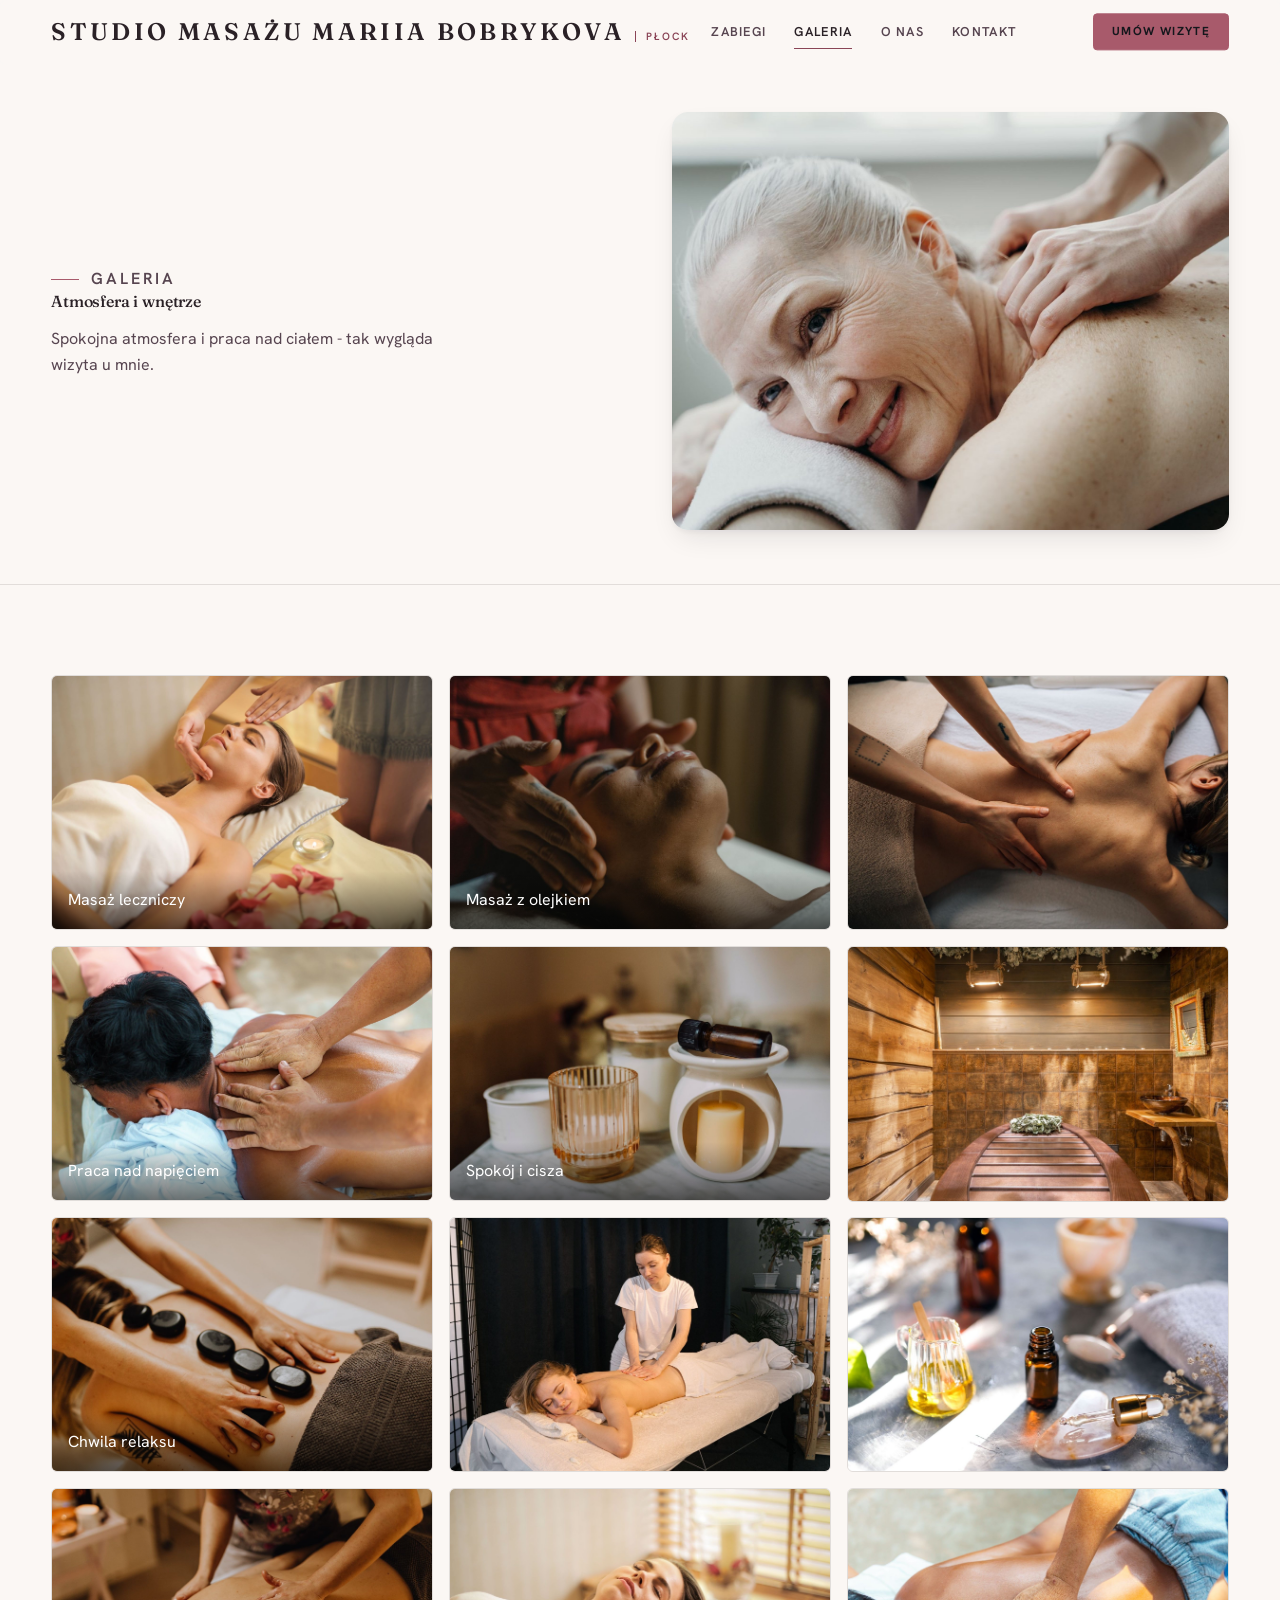
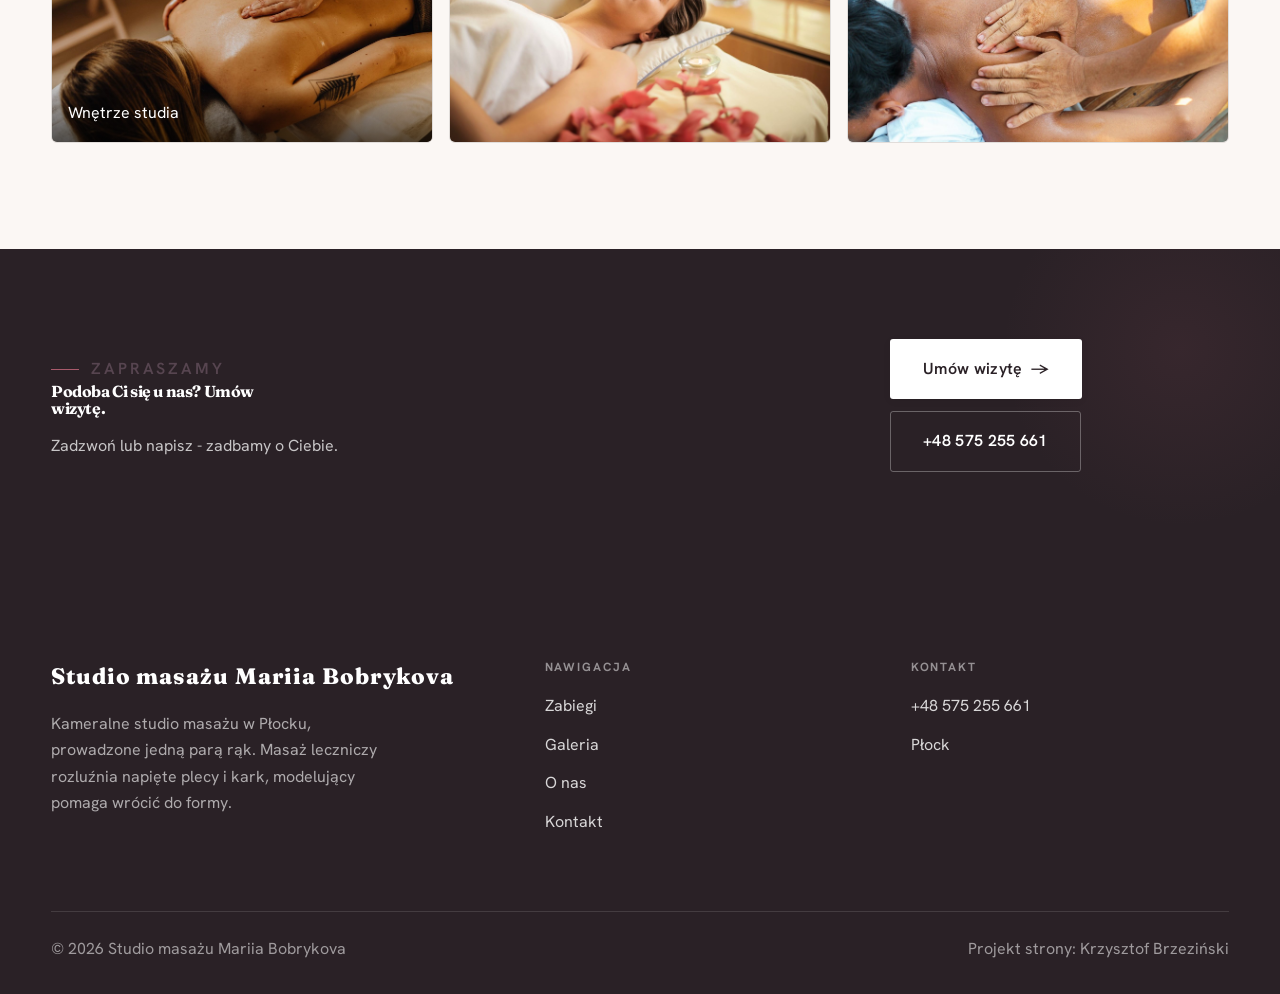
<file: realizacje.html>
<!DOCTYPE html>
<html lang="pl">
<head>
<meta charset="UTF-8">
<meta name="viewport" content="width=device-width, initial-scale=1.0">
<title>Galeria - Studio masażu Mariia Bobrykova</title>
<meta name="description" content="Galeria Studio masażu Mariia Bobrykova: Masaż leczniczy, Praca nad napięciem, Chwila relaksu, Wnętrze studia, Masaż z olejkiem">
<link rel="preconnect" href="https://fonts.googleapis.com">
<link rel="preconnect" href="https://fonts.gstatic.com" crossorigin>
<link href="https://fonts.googleapis.com/css2?family=Fraunces:wght@500;600;700&family=Hanken+Grotesk:wght@400;500;600&display=swap" rel="stylesheet">
<link rel="stylesheet" href="assets/styles.css">
</head>
<body>

<header class="nav">
  <div class="wrap nav-inner">
    <a class="brand" href="index.html"><span class="name">Studio masażu Mariia Bobrykova</span><span class="sub">Płock</span></a>
    <nav class="nav-links">
      <a href="oferta.html">Zabiegi</a>
      <a href="realizacje.html" class="active">Galeria</a>
      <a href="o-nas.html">O nas</a>
      <a href="kontakt.html">Kontakt</a>
      <a href="kontakt.html" class="btn btn-accent">Umów wizytę</a>
    </nav>
    <button class="nav-toggle" aria-label="Menu"><span></span><span></span><span></span></button>
  </div>
</header>

<section class="pagehead pagehead-soft">
  <div class="wrap">
    <figure class="ph-fig reveal"><img src="img/g11.jpg" alt="Studio masażu Mariia Bobrykova - Atmosfera i wnętrze" loading="lazy"></figure>
    <div class="ph-copy reveal">
      <span class="eyebrow">Galeria</span>
      <h1>Atmosfera i wnętrze</h1>
      <p>Spokojna atmosfera i praca nad ciałem - tak wygląda wizyta u mnie.</p>
    </div>
  </div>
</section>
<section>
  <div class="wrap">
    <div class="gallery-masonry">
      <figure class="m-tile reveal"><img src="img/g1.jpg" alt="Masaż leczniczy" loading="lazy"><div class="cap">Masaż leczniczy</div></figure>
      <figure class="m-tile reveal"><img src="img/g2.jpg" alt="Praca nad napięciem" loading="lazy"><div class="cap">Praca nad napięciem</div></figure>
      <figure class="m-tile reveal"><img src="img/g3.jpg" alt="Chwila relaksu" loading="lazy"><div class="cap">Chwila relaksu</div></figure>
      <figure class="m-tile reveal"><img src="img/g4.jpg" alt="Wnętrze studia" loading="lazy"><div class="cap">Wnętrze studia</div></figure>
      <figure class="m-tile reveal"><img src="img/g5.jpg" alt="Masaż z olejkiem" loading="lazy"><div class="cap">Masaż z olejkiem</div></figure>
      <figure class="m-tile reveal"><img src="img/g6.jpg" alt="Spokój i cisza" loading="lazy"><div class="cap">Spokój i cisza</div></figure>
      <figure class="m-tile reveal"><img src="img/g7.jpg" alt="Studio masażu Mariia Bobrykova" loading="lazy"></figure>
      <figure class="m-tile reveal"><img src="img/g8.jpg" alt="Studio masażu Mariia Bobrykova" loading="lazy"></figure>
      <figure class="m-tile reveal"><img src="img/g9.jpg" alt="Studio masażu Mariia Bobrykova" loading="lazy"></figure>
      <figure class="m-tile reveal"><img src="img/g10.jpg" alt="Studio masażu Mariia Bobrykova" loading="lazy"></figure>
      <figure class="m-tile reveal"><img src="img/g12.jpg" alt="Studio masażu Mariia Bobrykova" loading="lazy"></figure>
      <figure class="m-tile reveal"><img src="img/g13.jpg" alt="Studio masażu Mariia Bobrykova" loading="lazy"></figure>
    </div>
  </div>
</section>
<section class="cta">
  <div class="wrap">
    <div class="reveal">
      <span class="eyebrow">Zapraszamy</span>
      <h2>Podoba Ci się u nas? Umów wizytę.</h2>
      <p>Zadzwoń lub napisz - zadbamy o Ciebie.</p>
    </div>
    <div class="cta-actions reveal">
      <a href="kontakt.html" class="btn btn-light">Umów wizytę <span class="arr">→</span></a>
      <a href="tel:+48575255661" class="btn btn-ghost" style="color:#fff;border-color:rgba(255,255,255,.3)">+48 575 255 661</a>
    </div>
  </div>
</section>

<footer>
  <div class="wrap">
    <div class="foot-grid">
      <div class="foot-brand">
        <div class="name">Studio masażu Mariia Bobrykova</div>
        <p>Kameralne studio masażu w Płocku, prowadzone jedną parą rąk. Masaż leczniczy rozluźnia napięte plecy i kark, modelujący pomaga wrócić do formy.</p>
      </div>
      <div class="foot-col">
        <h4>Nawigacja</h4>
        <a href="oferta.html">Zabiegi</a>
        <a href="realizacje.html">Galeria</a>
        <a href="o-nas.html">O nas</a>
        <a href="kontakt.html">Kontakt</a>
      </div>
      <div class="foot-col">
        <h4>Kontakt</h4>
        <a href="tel:+48575255661">+48 575 255 661</a>
        <p>Płock</p>
      </div>
    </div>
    <div class="foot-bot">
      <span>© 2026 Studio masażu Mariia Bobrykova</span>
      <span>Projekt strony: Krzysztof Brzeziński</span>
    </div>
  </div>
</footer>
<div class="sticky-reserve"><a class="sr-book" href="kontakt.html">Umów wizytę</a><a class="sr-call" href="tel:+48575255661" aria-label="Zadzwoń"><svg class="ico-tel" width="16" height="16" viewBox="0 0 24 24" fill="none" aria-hidden="true"><path d="M6.6 10.8a15.5 15.5 0 0 0 6.6 6.6l2.2-2.2a1 1 0 0 1 1-.24 11.4 11.4 0 0 0 3.6.58 1 1 0 0 1 1 1V20a1 1 0 0 1-1 1A17 17 0 0 1 3 4a1 1 0 0 1 1-1h3.5a1 1 0 0 1 1 1c0 1.25.2 2.46.58 3.6a1 1 0 0 1-.25 1l-2.23 2.2Z" fill="currentColor"/></svg></a></div>

<script src="assets/main.js"></script>
</body>
</html>
</file>
<file: assets/styles.css>
/* ============================================================
   STOLBASZ — premium, architektoniczny B2B fit-out
   Jasna paleta, zero brązu. System wg premium-web-craft.
   Projekt strony: Krzysztof Brzeziński
   ============================================================ */

:root{
  /* PALETA — jasna, architektoniczna, chłodna */
  --paper:#FBF7F4;          /* główne tło */
  --paper-2:#F1E7E4;        /* sekcje alternatywne (chłodny jasny szary) */
  --paper-3:#F1E7E4;        /* delikatne wypełnienia */
  --ink:#2A2126;            /* tekst główny — chłodny grafit */
  --ink-soft:#574550;       /* nagłówki drugorzędne */
  --muted:#94888C;          /* tekst poboczny */
  --line:rgba(42,33,38,.12);/* hairline */
  --accent:#A85A6B;         /* stonowany petrol-slate — jedyny akcent */
  --accent-d:#8A4456;
  --accent-soft:rgba(168,90,107,.10);
  --dark:#2A2126;           /* sekcje ciemne (stopka/CTA) */

  /* ODSTĘPY — skala 4/8 */
  --space-1:4px; --space-2:8px; --space-3:12px; --space-4:16px; --space-5:24px;
  --space-6:32px; --space-7:48px; --space-8:64px; --space-9:96px; --space-10:128px;

  /* TYPOGRAFIA — fluid clamp() */
  --text-sm:clamp(.82rem,.8rem+.1vw,.9rem);
  --text-base:clamp(1rem,.97rem+.15vw,1.1rem);
  --text-lg:clamp(1.12rem,1.05rem+.3vw,1.3rem);
  --text-h3:clamp(1.2rem,1.1rem+.5vw,1.5rem);
  --text-h2:clamp(1.9rem,1.5rem+1.9vw,2.8rem);
  --text-h1:clamp(2.6rem,1.9rem+3.6vw,4.6rem);

  /* PROMIENIE — architektoniczne, raczej ostre */
  --r-sm:3px; --r-md:6px; --r-lg:10px;

  /* RUCH */
  --ease:cubic-bezier(.25,.46,.45,.94); --dur:.24s;

  /* CIENIE — miękkie, warstwowe */
  --sh-sm:0 1px 2px rgba(16,24,32,.04), 0 2px 8px rgba(16,24,32,.05);
  --sh-md:0 2px 6px rgba(16,24,32,.05), 0 12px 28px -8px rgba(16,24,32,.12);
  --sh-lg:0 6px 14px rgba(16,24,32,.07), 0 26px 56px -18px rgba(16,24,32,.22);

  --hairline:1px solid var(--line);

  --font-display:'Fraunces',serif;
  --font-body:'Hanken Grotesk',sans-serif;
}

*{box-sizing:border-box;margin:0;padding:0}
html{scroll-behavior:smooth}
body{
  font-family:var(--font-body);
  font-size:var(--text-base);
  line-height:1.65;
  color:var(--ink);
  background:var(--paper);
  -webkit-font-smoothing:antialiased;
  text-rendering:optimizeLegibility;
}
img{max-width:100%;display:block}
a{color:inherit;text-decoration:none}

.wrap{width:min(92%,1180px);margin-inline:auto}
section{padding-block:clamp(52px,6.5vw,96px)}

h1,h2,h3{font-family:var(--font-display);font-weight:700;line-height:1.08;letter-spacing:-.02em;color:var(--ink)}
h1{font-size:var(--text-h1);letter-spacing:-.035em}
h2{font-size:var(--text-h2);letter-spacing:-.025em}
h3{font-size:var(--text-h3)}
p{max-width:65ch}

.eyebrow{
  font-family:var(--font-body);
  font-size:var(--text-sm);
  font-weight:600;
  letter-spacing:.18em;
  text-transform:uppercase;
  color:var(--accent);
  display:inline-flex;align-items:center;gap:var(--space-3);
}
.eyebrow::before{content:"";width:28px;height:1px;background:var(--accent);display:inline-block}

.muted{color:var(--muted)}
.lead{font-size:var(--text-lg);line-height:1.55;color:var(--ink-soft);max-width:50ch}

/* ---------- BUTTONS ---------- */
.btn{
  display:inline-flex;align-items:center;gap:var(--space-2);
  font-weight:600;font-size:var(--text-sm);letter-spacing:.02em;
  padding:var(--space-4) var(--space-6);
  border-radius:var(--r-sm);
  transition:transform var(--dur) var(--ease),box-shadow var(--dur) var(--ease),background var(--dur) var(--ease);
  cursor:pointer;border:1px solid transparent;
}
.btn-accent{background:var(--accent);color:#fff;box-shadow:var(--sh-sm)}
.btn-accent:hover{background:var(--accent-d);transform:translateY(-2px);box-shadow:var(--sh-md)}
.btn-accent:active{transform:translateY(0);box-shadow:var(--sh-sm)}
.btn-ghost{background:transparent;color:var(--ink);border-color:var(--line)}
.btn-ghost:hover{border-color:var(--accent);color:var(--accent);transform:translateY(-2px)}
.btn-light{background:#fff;color:var(--ink);box-shadow:var(--sh-sm)}
.btn-light:hover{transform:translateY(-2px);box-shadow:var(--sh-md)}
.btn .arr{transition:transform var(--dur) var(--ease)}
.btn:hover .arr{transform:translateX(4px)}

/* ---------- NAV ---------- */
.nav{
  position:sticky;top:0;z-index:50;
  background:color-mix(in srgb,var(--paper) 88%,transparent);
  backdrop-filter:saturate(140%) blur(10px);
  border-bottom:var(--hairline);
}
.nav-inner{display:flex;align-items:center;justify-content:space-between;height:72px}
.brand{display:flex;flex-direction:column;line-height:1}
.brand .name{font-family:var(--font-display);font-weight:800;font-size:1.35rem;letter-spacing:.04em}
.brand .sub{font-size:.62rem;letter-spacing:.34em;text-transform:uppercase;color:var(--muted);margin-top:5px}
.nav-links{display:flex;align-items:center;gap:var(--space-6)}
.nav-links a{font-size:var(--text-sm);font-weight:500;color:var(--ink-soft);position:relative;padding-block:4px;transition:color var(--dur) var(--ease)}
.nav-links a::after{content:"";position:absolute;left:0;bottom:0;width:0;height:1.5px;background:var(--accent);transition:width var(--dur) var(--ease)}
.nav-links a:hover,.nav-links a.active{color:var(--ink)}
.nav-links a:hover::after,.nav-links a.active::after{width:100%}
.nav-links .btn{padding:var(--space-2) var(--space-5)}
/* przyciski w nav: właściwy kolor (przebij .nav-links a) + bez podkreślenia */
.nav-links a.btn-accent{color:#fff}
.nav-links a.btn-ghost,.nav-links a.btn-light{color:var(--ink)}
.nav-links a.btn::after{display:none}
.nav-toggle{display:none;background:none;border:none;cursor:pointer;flex-direction:column;gap:5px;padding:8px}
.nav-toggle span{width:24px;height:2px;background:var(--ink);transition:var(--dur)}

/* ---------- HERO (split) ---------- */
.hero{position:relative;overflow:hidden;border-bottom:var(--hairline)}
.hero-grid{display:grid;grid-template-columns:1.05fr .95fr;gap:clamp(24px,4vw,60px);align-items:center;
  padding-block:clamp(36px,4.5vw,64px)}
.hero-copy .eyebrow{margin-bottom:var(--space-5)}
.hero-copy h1{margin-bottom:var(--space-5)}
.hero-copy .lead{margin-bottom:var(--space-7)}
.hero-actions{display:flex;flex-wrap:wrap;gap:var(--space-4)}
.hero-art{position:relative;aspect-ratio:4/3;border-radius:var(--r-lg);overflow:hidden;box-shadow:var(--sh-lg)}
.hero-art img{width:100%;height:100%;object-fit:cover}
.hero-art::after{content:"";position:absolute;inset:0;background:linear-gradient(180deg,transparent 55%,rgba(18,24,28,.28))}
.hero-badge{position:absolute;left:var(--space-5);bottom:var(--space-5);z-index:2;
  background:rgba(252,252,251,.94);backdrop-filter:blur(4px);
  border-radius:var(--r-md);padding:var(--space-4) var(--space-5);box-shadow:var(--sh-md);max-width:78%}
.hero-badge strong{display:block;font-family:var(--font-display);font-size:1rem;letter-spacing:-.01em}
.hero-badge span{font-size:var(--text-sm);color:var(--muted)}

/* ---------- HERO duży / kinowy (strona główna) ---------- */
.hero-cine{position:relative;min-height:clamp(560px,82vh,840px);min-height:clamp(560px,82svh,840px);display:flex;align-items:center;overflow:hidden;border-bottom:var(--hairline)}
.hero-cine>img{position:absolute;inset:0;width:100%;height:100%;object-fit:cover;z-index:0}
.hero-cine::after{content:"";position:absolute;inset:0;z-index:1;
  background:linear-gradient(95deg,rgba(13,18,23,.86) 0%,rgba(13,18,23,.64) 32%,rgba(13,18,23,.24) 62%,rgba(13,18,23,.04) 100%)}
.hero-cine .wrap{position:relative;z-index:2;padding-block:var(--space-8)}
.hero-cine .hero-copy{max-width:660px}
.hero-cine .eyebrow{color:#fff;margin-bottom:var(--space-5)}
.hero-cine .eyebrow::before{background:#fff}
.hero-cine h1{color:#fff;margin-bottom:var(--space-5);font-size:clamp(2.9rem,2rem+4.4vw,5.2rem)}
.hero-cine .lead{color:rgba(255,255,255,.92);max-width:48ch;margin-bottom:var(--space-7)}
.hero-cine .hero-actions{display:flex;flex-wrap:wrap;gap:var(--space-4)}
@media(max-width:680px){
  .hero-cine{min-height:clamp(520px,76vh,640px);min-height:clamp(520px,76svh,640px);align-items:flex-end}
  .hero-cine::after{background:linear-gradient(0deg,rgba(13,18,23,.9) 6%,rgba(13,18,23,.45) 55%,rgba(13,18,23,.25) 100%)}
  .hero-cine .wrap{padding-bottom:var(--space-9)}
}

/* full-bleed hero variant (podstrony) */
.pagehead{position:relative;min-height:46vh;min-height:46svh;display:flex;align-items:flex-end;overflow:hidden;border-bottom:var(--hairline)}
.pagehead img{position:absolute;inset:0;width:100%;height:100%;object-fit:cover}
.pagehead::after{content:"";position:absolute;inset:0;background:linear-gradient(180deg,rgba(18,24,28,.25),rgba(18,24,28,.62))}
.pagehead .wrap{position:relative;z-index:2;padding-block:var(--space-9);color:#fff}
.pagehead h1{color:#fff;max-width:18ch}
.pagehead .eyebrow{color:#fff}
.pagehead .eyebrow::before{background:#fff}
.pagehead p{color:rgba(255,255,255,.86);margin-top:var(--space-4);max-width:54ch}

/* ---------- STRIP (pasek skrótów / liczby) ---------- */
.strip{background:var(--dark);color:#fff}
.strip .wrap{display:grid;grid-template-columns:repeat(4,1fr);gap:var(--space-6);padding-block:var(--space-8)}
.strip .item .k{font-family:var(--font-display);font-size:clamp(1.6rem,1.2rem+1.4vw,2.4rem);font-weight:800;letter-spacing:-.02em;color:#fff}
.strip .item .v{font-size:var(--text-sm);color:rgba(255,255,255,.66);margin-top:var(--space-2);line-height:1.45}
.strip .item{border-left:2px solid var(--accent);padding-left:var(--space-5)}

/* ---------- SECTION HEAD ---------- */
.head{max-width:48rem;margin-bottom:var(--space-8)}
.head.center{margin-inline:auto;text-align:center}
.head .eyebrow{margin-bottom:var(--space-4)}
.head h2{margin-bottom:var(--space-4)}
.head p{color:var(--muted);font-size:var(--text-lg);line-height:1.55}
.head.center p{margin-inline:auto}

/* ---------- INTRO SPLIT ---------- */
.split{display:grid;grid-template-columns:.92fr 1.08fr;gap:clamp(28px,5vw,80px);align-items:center}
.split.rev{grid-template-columns:1.08fr .92fr}
.split.rev .split-art{order:-1}
.split-art{position:relative;aspect-ratio:5/4;border-radius:var(--r-lg);overflow:hidden;box-shadow:var(--sh-lg)}
.split-art img{width:100%;height:100%;object-fit:cover}
.split-copy h2{margin-bottom:var(--space-5)}
.split-copy p+p{margin-top:var(--space-4)}
.split-copy .btn{margin-top:var(--space-6)}

/* ---------- SERVICES (zakres) ---------- */
.svc-grid{display:grid;grid-template-columns:repeat(auto-fit,minmax(280px,1fr));gap:var(--space-5)}
.svc{background:#fff;border:var(--hairline);border-radius:var(--r-md);padding:var(--space-7) var(--space-6);
  transition:transform var(--dur) var(--ease),box-shadow var(--dur) var(--ease),border-color var(--dur) var(--ease);
  position:relative;overflow:hidden}
.svc::before{content:"";position:absolute;left:0;top:0;width:3px;height:0;background:var(--accent);transition:height var(--dur) var(--ease)}
.svc:hover{transform:translateY(-4px);box-shadow:var(--sh-md);border-color:transparent}
.svc:hover::before{height:100%}
.svc .ic{font-family:var(--font-display);font-size:.8rem;font-weight:700;letter-spacing:.12em;color:var(--accent);margin-bottom:var(--space-4)}
.svc h3{margin-bottom:var(--space-3);font-size:1.22rem}
.svc p{color:var(--muted);font-size:var(--text-base);line-height:1.6}

/* big detailed service rows */
.svc-row{display:grid;grid-template-columns:.8fr 1.2fr;gap:clamp(20px,4vw,60px);align-items:center;padding-block:var(--space-8)}
.svc-row+.svc-row{border-top:var(--hairline)}
.svc-row.rev{grid-template-columns:1.2fr .8fr}
.svc-row.rev .svc-row-art{order:-1}
.svc-row-art{aspect-ratio:4/3;border-radius:var(--r-md);overflow:hidden;box-shadow:var(--sh-md)}
.svc-row-art img{width:100%;height:100%;object-fit:cover}
.svc-row h3{font-size:1.5rem;margin-bottom:var(--space-4)}
.svc-row .num{font-family:var(--font-display);font-size:.85rem;font-weight:700;letter-spacing:.14em;color:var(--accent);display:block;margin-bottom:var(--space-3)}
.svc-row ul{list-style:none;margin-top:var(--space-4);display:flex;flex-direction:column;gap:var(--space-2)}
.svc-row li{position:relative;padding-left:var(--space-5);color:var(--muted);font-size:var(--text-base)}
.svc-row li::before{content:"";position:absolute;left:0;top:.62em;width:8px;height:1px;background:var(--accent)}

/* ---------- GALLERY (realizacje) ---------- */
.gallery{display:grid;grid-template-columns:repeat(12,1fr);gap:var(--space-4);grid-auto-rows:200px}
/* GALERIA MASONRY — pionowe zdjęcia (portrety beauty/wellness) bez przycinania: kolumny, height auto */
.gallery-masonry{column-count:3;column-gap:var(--space-4)}
@media(max-width:900px){.gallery-masonry{column-count:2}}
@media(max-width:560px){.gallery-masonry{column-count:1}}
.gallery-masonry .m-tile{break-inside:avoid;margin:0 0 var(--space-4);padding:0;position:relative;overflow:hidden;border-radius:var(--r-md);border:1px solid var(--line)}
.gallery-masonry .m-tile img{width:100%;height:auto;display:block}
.gallery-masonry .m-tile .cap{position:absolute;left:0;right:0;bottom:0;padding:var(--space-4);color:#fff;background:linear-gradient(0deg,rgba(0,0,0,.55),transparent);font-size:var(--text-sm)}
.gallery-masonry .m-tile .cap small{display:block;font-weight:400;opacity:.78;letter-spacing:.04em;text-transform:uppercase;font-size:.66rem;margin-top:3px}
.tile{position:relative;overflow:hidden;border-radius:var(--r-md);box-shadow:var(--sh-sm);
  transition:transform var(--dur) var(--ease),box-shadow var(--dur) var(--ease)}
.tile img{width:100%;height:100%;object-fit:cover;transition:transform .6s var(--ease)}
.tile:hover{box-shadow:var(--sh-md)}
.tile:hover img{transform:scale(1.05)}
.tile .cap{position:absolute;left:0;right:0;bottom:0;padding:var(--space-5) var(--space-4) var(--space-4);
  background:linear-gradient(transparent,rgba(18,24,28,.78));color:#fff;
  font-size:var(--text-sm);font-weight:600;letter-spacing:.01em;
  opacity:0;transform:translateY(8px);transition:var(--dur) var(--ease)}
.tile:hover .cap{opacity:1;transform:translateY(0)}
.tile .cap small{display:block;font-weight:400;opacity:.78;letter-spacing:.04em;text-transform:uppercase;font-size:.66rem;margin-top:3px}
/* bento spans */
.t-wide{grid-column:span 6}
.t-tall{grid-column:span 6;grid-row:span 2}
.t-std{grid-column:span 6}
.t-third{grid-column:span 4}
.t-two3{grid-column:span 8}

/* ---------- TRUST / WIARYGODNOŚĆ ---------- */
.trust{background:var(--paper-2)}
.trust-grid{display:grid;grid-template-columns:repeat(auto-fit,minmax(240px,1fr));gap:var(--space-5);margin-top:var(--space-7)}
.trust-card{background:#fff;border-radius:var(--r-md);padding:var(--space-7) var(--space-6);box-shadow:var(--sh-sm);border-top:3px solid var(--accent)}
.trust-card .big{font-family:var(--font-display);font-size:clamp(1.8rem,1.3rem+1.6vw,2.6rem);font-weight:800;letter-spacing:-.02em;color:var(--ink);line-height:1}
.trust-card h3{font-size:1.12rem;margin:var(--space-3) 0 var(--space-2)}
.trust-card p{color:var(--muted);font-size:var(--text-base);line-height:1.55}

/* ---------- CTA band ---------- */
.cta{background:var(--dark);color:#fff;position:relative;overflow:hidden}
.cta .wrap{display:grid;grid-template-columns:1.4fr .6fr;gap:var(--space-7);align-items:center;position:relative;z-index:2}
.cta h2{color:#fff;max-width:20ch}
.cta p{color:rgba(255,255,255,.74);margin-top:var(--space-4)}
.cta-actions{display:flex;flex-direction:column;gap:var(--space-3);align-items:flex-start}
.cta::before{content:"";position:absolute;right:-80px;top:-80px;width:360px;height:360px;border-radius:50%;
  background:radial-gradient(circle,var(--accent-soft),transparent 70%)}

/* ---------- CONTACT ---------- */
.contact-grid{display:grid;grid-template-columns:.85fr 1.15fr;gap:clamp(28px,4vw,56px);align-items:start}
.info-list{display:flex;flex-direction:column;gap:var(--space-2)}
.info-row{display:flex;gap:var(--space-4);align-items:flex-start;padding-block:var(--space-4);border-bottom:var(--hairline)}
.info-row .ic{flex:none;width:42px;height:42px;display:grid;place-items:center;border-radius:50%;
  background:var(--accent-soft);color:var(--accent);font-size:1.05rem}
.info-row .lbl{font-size:.72rem;letter-spacing:.14em;text-transform:uppercase;color:var(--muted)}
.info-row .val{font-weight:600;font-size:var(--text-base);margin-top:2px}
.info-row a.val:hover{color:var(--accent)}
.map{border:none;border-radius:var(--r-lg);box-shadow:var(--sh-md);width:100%;height:100%;min-height:380px;filter:grayscale(.2) contrast(1.02)}
.form{background:#fff;border:var(--hairline);border-radius:var(--r-lg);padding:clamp(24px,3vw,40px);box-shadow:var(--sh-sm)}
.form .fld{margin-bottom:var(--space-5)}
.form label{display:block;font-size:var(--text-sm);font-weight:600;margin-bottom:var(--space-2)}
.form input,.form textarea{width:100%;font-family:inherit;font-size:var(--text-base);color:var(--ink);
  padding:var(--space-4);border:var(--hairline);border-radius:var(--r-sm);background:var(--paper);transition:border-color var(--dur)}
.form input:focus,.form textarea:focus{outline:none;border-color:var(--accent);background:#fff}
.form textarea{resize:vertical;min-height:120px}
.form .note{font-size:var(--text-sm);color:var(--muted);margin-top:var(--space-3)}

/* ---------- FOOTER ---------- */
footer{background:var(--dark);color:#fff;padding-block:var(--space-9) var(--space-6)}
.foot-grid{display:grid;grid-template-columns:1.4fr 1fr 1fr;gap:var(--space-7);margin-bottom:var(--space-8)}
.foot-brand .name{font-family:var(--font-display);font-weight:800;font-size:1.4rem;letter-spacing:.04em}
.foot-brand p{color:rgba(255,255,255,.62);margin-top:var(--space-4);font-size:var(--text-base);max-width:38ch}
.foot-col h4{font-size:.74rem;letter-spacing:.16em;text-transform:uppercase;color:rgba(255,255,255,.5);margin-bottom:var(--space-4)}
.foot-col a,.foot-col p{display:block;color:rgba(255,255,255,.82);font-size:var(--text-base);margin-bottom:var(--space-3)}
.foot-col a:hover{color:#fff}
.foot-bot{border-top:1px solid rgba(255,255,255,.12);padding-top:var(--space-5);display:flex;justify-content:space-between;flex-wrap:wrap;gap:var(--space-3);
  font-size:var(--text-sm);color:rgba(255,255,255,.55)}
.foot-bot a:hover{color:#fff}

/* ---------- REVEAL ---------- */
.reveal{opacity:0;transform:translateY(22px);transition:opacity .6s var(--ease),transform .6s var(--ease)}
.reveal.in{opacity:1;transform:none}

/* ---------- RESPONSIVE ---------- */
@media(max-width:920px){
  .hero-grid,.split,.split.rev,.svc-row,.svc-row.rev,.cta .wrap,.contact-grid,.foot-grid{grid-template-columns:1fr}
  .split.rev .split-art,.svc-row.rev .svc-row-art{order:0}
  .hero-art{aspect-ratio:16/10;max-height:420px}
  .strip .wrap{grid-template-columns:repeat(2,1fr);gap:var(--space-7)}
  .gallery{grid-auto-rows:180px}
  .t-wide,.t-tall,.t-std,.t-third,.t-two3{grid-column:span 6}
  .t-tall{grid-row:span 1}
  .cta-actions{flex-direction:row;flex-wrap:wrap}
  .foot-grid{gap:var(--space-6)}
}
@media(max-width:680px){
  .nav-links{position:fixed;inset:72px 0 auto 0;background:var(--paper);flex-direction:column;align-items:stretch;
    gap:0;padding:var(--space-4) 6%;border-bottom:var(--hairline);box-shadow:var(--sh-md);
    transform:translateY(-120%);transition:transform var(--dur) var(--ease)}
  .nav-links.open{transform:translateY(0)}
  .nav-links a{padding-block:var(--space-4);border-bottom:var(--hairline)}
  .nav-links .btn{margin-top:var(--space-3);justify-content:center}
  .nav-toggle{display:flex}
  .strip .wrap{grid-template-columns:1fr}
  .gallery{grid-template-columns:repeat(6,1fr)}
  .foot-grid{grid-template-columns:1fr}
}
@media(prefers-reduced-motion:reduce){
  *{animation-duration:.01ms!important;transition:none!important}
  .reveal{opacity:1!important;transform:none!important}
  html{scroll-behavior:auto}
}

/* ============================================================
   PREMIUM LAYER — destylat deep-researchu branż (anty-AI, spokój).
   Zmienne STOLBASZ (--accent/--ink/--paper/--line/--dark). Ruch ledwo
   zauważalny, krzywa cubic-bezier(.16,.84,.44,1); prefers-reduced-motion
   pokryte blanketem wyżej. Karty hairline zamiast cieni = #1 sygnał „nie-AI".
   ============================================================ */

/* więcej oddechu między sekcjami (liderzy: 110-130px) */
section{padding-block:clamp(64px,8vw,128px)}

/* 1) Aksamitny reveal — dłuższa, miękka krzywa zamiast „skoku" */
.reveal{transition:opacity .9s cubic-bezier(.16,.84,.44,1),transform .9s cubic-bezier(.16,.84,.44,1);will-change:opacity,transform}
/* stagger TYLKO w galerii (tam pozycja = porządek dzieci) */
.gallery .reveal:nth-child(2){transition-delay:.07s}
.gallery .reveal:nth-child(3){transition-delay:.14s}
.gallery .reveal:nth-child(4){transition-delay:.21s}
.gallery .reveal:nth-child(5){transition-delay:.28s}
.gallery .reveal:nth-child(6){transition-delay:.35s}

/* 2) Hero STATYCZNY na .hero-cine — Ken Burns CAŁKIEM WYŁĄCZONY 26.06 (3. zgłoszenie Szymona).
   GENEZA: animowanie scale na <img> hero z teksturami (cegły/framugi) re-samplinguje obraz
   klatka po klatce → na części ekranów drobne drganie/shimmer = „heroshot się trzęsie".
   translateY usunięto wcześniej, scale-only + will-change/GPU NIE wystarczyły do GWARANCJI gładkości.
   Krzysztof zażądał pewności („make sure, że błąd się nie pojawi") > efekt. Zero animacji = 0% drgania.
   Delikatny zoom zostaje TYLKO w pełnoekranowych hero gastro/studio (hg-bg/hs-bg — tło, inny
   mechanizm, chwalone, nigdy nie zgłaszane). NIE wracać do KB na .hero-cine bez realnego testu
   na sprzęcie klienta — to ryzyko regresji „trzęsienia”. */
/* BEZPIECZNY "wow" na hero = jednorazowy FADE-IN (opacity), nie zoom.
   opacity nie dotyka bitmapy → gładkie na KAŻDYM zdjęciu/ekranie/GPU, zero ryzyka migotania.
   Geometryczny ruch (scale/translate) na .hero-cine jest ZAKAZANY (bramka pilnuje). */
@keyframes heroFade{from{opacity:0}to{opacity:1}}
.hero-cine>img{transform:none;animation:heroFade 1.1s ease-out both}

/* 3) Akcentowy hairline pod nagłówkiem sekcji, który „rysuje się" przy wejściu */
.head h2{position:relative;padding-bottom:18px}
.head h2::after{content:"";position:absolute;left:0;bottom:0;height:1px;width:0;background:var(--accent);transition:width 1s cubic-bezier(.16,.84,.44,1) .15s}
.head.center h2::after{left:50%;transform:translateX(-50%)}
.head.reveal.in h2::after,.head.center.reveal.in h2::after{width:54px}

/* 4) Karty HAIRLINE zamiast cieni/zaokrągleń (najmocniejszy anty-AI detal) */
.svc{background:transparent;border:1px solid var(--line);border-radius:var(--r-sm);box-shadow:none}
.svc:hover{box-shadow:none;border-color:var(--accent);transform:translateY(-3px)}
.trust-card{background:transparent;box-shadow:none;border:1px solid var(--line);border-top:2px solid var(--accent);border-radius:var(--r-sm)}
.tile{box-shadow:none;border-radius:var(--r-sm)}
.tile:hover{box-shadow:none}

/* 5) Sticky-nav kondensuje się po przewinięciu (sygnał dopracowania) */
.nav{transition:box-shadow .4s ease,background .4s ease}
.nav.is-stuck{box-shadow:0 1px 0 var(--line),0 14px 30px -24px rgba(0,0,0,.45)}
.nav-inner{transition:height .35s var(--ease)}
.nav.is-stuck .nav-inner{height:60px}

/* 6) MANIFESTO — pełnoekranowy cytat-bohater (zastępuje generyczne „Dlaczego my") */
.manifesto{background:var(--paper-2);text-align:center}
.manifesto .wrap{max-width:60rem}
.manifesto p{font-family:var(--font-display);font-style:italic;font-size:clamp(1.6rem,1rem+2.4vw,2.8rem);line-height:1.32;color:var(--ink-soft);margin-inline:auto;max-width:26ch;position:relative;padding-top:var(--space-8)}
.manifesto p::before{content:"";position:absolute;top:0;left:50%;transform:translateX(-50%);width:54px;height:1px;background:var(--accent)}
.manifesto p span{color:var(--accent);font-style:italic}

/* 7) GATEWAYS — 3 duże bramy-zdjęcia (zamiast paska menu usług) */
.gateways{display:grid;grid-template-columns:repeat(3,1fr);gap:var(--space-4)}
.gateway{position:relative;aspect-ratio:3/4;overflow:hidden;border-radius:var(--r-sm);display:block}
.gateway img{width:100%;height:100%;object-fit:cover;transition:transform .8s var(--ease),filter .5s var(--ease)}
.gateway::after{content:"";position:absolute;inset:0;background:linear-gradient(180deg,transparent 38%,rgba(18,24,28,.74))}
.gateway:hover img{transform:scale(1.05);filter:brightness(1.05)}
.gateway .g-ttl{position:absolute;left:0;right:0;bottom:0;z-index:2;padding:var(--space-6) var(--space-5);color:#fff;font-family:var(--font-display);font-size:1.45rem;letter-spacing:-.01em;line-height:1.15}
.gateway .g-ttl small{display:block;font-family:var(--font-body);font-size:var(--text-sm);font-weight:400;opacity:.82;letter-spacing:.03em;margin-top:5px}
@media(max-width:760px){.gateways{grid-template-columns:1fr}.gateway{aspect-ratio:16/10}}

/* 8) LOGO klienta w nagłówku (gdy podane --logo) */
/* 52px domyślnie (feedback Bartka 06.07.2026: 40px ginęło, uwaga padła 3x; ~56px sprawdzone na żywym demie anna-borowiec-makeup) */
.brand-logo{height:52px;width:auto;max-width:240px;object-fit:contain;display:block}
.nav.is-stuck .brand-logo{height:44px}
@media(max-width:680px){.brand-logo{height:40px}}

/* === rodzina: wellness === */
/* ============================================================
   RODZINA: WELLNESS (beauty / spa / head spa / masaż / kosmetologia)
   Doklejane NA WIERZCH base.css. Skin beauty (Fraunces + śliwka) lub spa (Marcellus + złoto).
   Filozofia: ATMOSFERA + ZADBANIE O SIEBIE + "Umów wizytę". Miękko, zmysłowo, spokojnie.
   Tokeny TYLKO istniejące. Ceny/zabiegi/specjaliści/before-after tylko realne.
   ============================================================ */

/* --- Miększe, eleganckie karty --- */
.svc,.trust-card,.tile,.gateway,.split-art,.svc-row-art{border-radius:var(--r-lg)}

/* --- CENNIK / ZABIEGI (kategorie; ceny tylko gdy realne) - reuzyte z gastro --- */
.menu-sec{background:var(--paper-2)}
.menu-cats{display:grid;grid-template-columns:repeat(2,1fr);gap:var(--space-7) var(--space-8);max-width:62rem;margin:0 auto}
.menu-cat{border-top:1px solid var(--accent);padding-top:var(--space-4)}
.menu-cat h3{font-family:var(--font-display);font-size:1.35rem;letter-spacing:.01em;margin-bottom:var(--space-3)}
.menu-cat p{color:var(--muted);font-size:var(--text-base);line-height:1.65}
.menu-note{text-align:center;color:var(--muted);font-size:var(--text-sm);margin-top:var(--space-8);max-width:52ch;margin-inline:auto}
@media(max-width:760px){.menu-cats{grid-template-columns:1fr;gap:var(--space-6)}}

/* --- ZESPÓŁ / SPECJALISTKI (renderowane TYLKO z realnych danych) - reuzyte z kliniki --- */
.zespol-grid{display:grid;grid-template-columns:repeat(auto-fit,minmax(15rem,1fr));gap:var(--space-6)}
.doc{margin:0;background:var(--paper);border:1px solid var(--line);border-radius:var(--r-lg);overflow:hidden;
  transition:transform .3s var(--ease),box-shadow .3s var(--ease)}
.doc:hover{transform:translateY(-5px);box-shadow:var(--sh-md)}
.doc-photo{aspect-ratio:4/5;overflow:hidden;background:var(--paper-2)}
.doc-photo img{width:100%;height:100%;object-fit:cover;transition:transform .6s var(--ease)}
.doc:hover .doc-photo img{transform:scale(1.04)}
.doc figcaption{padding:var(--space-5)}
.doc-role{display:inline-block;font-size:.72rem;font-weight:700;letter-spacing:.14em;text-transform:uppercase;
  color:var(--accent);margin-bottom:var(--space-2)}
.doc-name{font-family:var(--font-display);font-size:1.15rem;margin-bottom:var(--space-2);line-height:1.2}
.doc-bio{color:var(--muted);font-size:var(--text-sm);line-height:1.55}

/* --- STICKY "Umów wizytę" (mobile) --- */
.sticky-reserve{display:none}
@media(max-width:820px){
  .sticky-reserve{display:flex;position:fixed;left:0;right:0;bottom:0;z-index:90;
    background:var(--line);box-shadow:0 -6px 20px -10px rgba(0,0,0,.4)}
  .sticky-reserve a{padding:15px 8px;text-align:center;font-weight:700;font-size:.95rem;letter-spacing:.01em}
  .sr-book{flex:1;background:var(--accent);color:#fff}
  .sr-call{width:60px;background:var(--paper);color:var(--ink);font-size:1.15rem;border-left:1px solid var(--line)}
  body{padding-bottom:56px}
}

/* ============================================================
   FAZA 3 - OSOBNY UKŁAD WELLNESS (research wf_840d7930 + krytyka z policzonym WCAG). Doklejane na wierzch.
   Tożsamość: SPOKÓJ / ODDECH / ZMYSŁOWOŚĆ - jasno, miękko, editorialowo. Przeciwieństwo techniki DOM i dramatu AUTO.
   ============================================================ */

/* --- P0 KONTRAST (krytyka policzyła WCAG na skórkach): naprawy, bo predeploy NIE testuje kontrastu --- */
/* CTA na akcencie: spa złoto #B0894B + biel = 3.22 FAIL -> tło accent-d (ciemniejsze) = PASS */
.btn-accent{background:var(--accent-d);border-color:var(--accent-d);color:#fff}
.btn-accent:hover{background:var(--accent);border-color:var(--accent);color:#fff}
.sticky-reserve .sr-book{background:var(--accent-d);color:#fff}
/* eyebrow TEKST = ink-soft (akcent jako tekst na cream pada 2.5-2.9); kreska ::before zostaje akcentowa (dekoracja) */
.eyebrow{color:var(--ink-soft)}
.eyebrow::before{background:var(--accent)}
/* opisy mutedem na paper-2 padają (2.8-2.9) -> ink-soft */
.menu-cat p,.menu-note,.doc-bio,.cn-desc,.ryt-copy p{color:var(--ink-soft)}

/* --- Miękkie krzywizny: cap 16px (nie 22 = "karta z apki"); delikatny hover (bez ostrego lift) --- */
.svc,.trust-card,.tile,.gateway,.split-art,.svc-row-art,.doc,.hs-fig,.ph-fig{border-radius:16px}
.doc:hover{transform:translateY(-3px);box-shadow:var(--sh-sm)}
section{padding-block:clamp(74px,10vh,124px)}   /* nieco więcej oddechu niż reszta rodzin */

/* (NAV usunięty - generuje go silnik multipage.py: _nav_css + sekcja "NAV NOBU (silnik): wellness") */

/* === HERO WELLNESS: editorial SPLIT na bieli, zdjęcie OPRAWIONE (offset passe-partout), STATYCZNE (bez Ken Burns) === */
.hero-spa{position:relative;background:var(--paper);padding-top:clamp(6.5rem,12vh,9rem);padding-bottom:clamp(3rem,8vh,6rem)}
.hero-spa .wrap{display:grid;grid-template-columns:1.05fr 1fr;gap:clamp(2rem,5vw,5rem);align-items:center}
.hs-copy{max-width:46ch}
.hs-claim{font-family:var(--font-display);font-weight:500;line-height:1.06;letter-spacing:-.005em;
  font-size:clamp(2.3rem,1.7rem+3vw,3.9rem);color:var(--ink);margin:var(--space-4) 0 var(--space-5)}
.hs-lead{color:var(--ink-soft);font-size:var(--text-lg);line-height:1.6;max-width:44ch;margin-bottom:var(--space-7)}
.hs-cta{border-radius:999px}
.hs-rating{margin-top:var(--space-5);color:var(--ink-soft);font-weight:600;letter-spacing:.01em;font-size:var(--text-sm)}
.hs-fig{position:relative;aspect-ratio:4/5;border-radius:16px;overflow:hidden;box-shadow:var(--sh-lg);isolation:isolate}
.hs-fig img{width:100%;height:100%;object-fit:cover;display:block}   /* hero = EAGER (bez lazy), STATYCZNE - bez animacji scale */
.hs-fig::after{content:"";position:absolute;inset:0;border:1px solid rgba(255,255,255,.5);border-radius:16px;pointer-events:none} /* delikatne passe-partout wewnątrz */
.hero-spa::before{content:"";position:absolute;right:clamp(1rem,4vw,3rem);top:clamp(5.5rem,11vh,8rem);bottom:clamp(2.5rem,7vh,5rem);
  width:min(38%,30rem);border:1px solid color-mix(in srgb,var(--accent) 40%,transparent);border-radius:16px;transform:translate(14px,14px);z-index:0;pointer-events:none} /* offsetowa ramka „matted print" za zdjęciem - sygnatura, nie zwykły split */
.hero-spa .wrap{position:relative;z-index:1}
@media(max-width:860px){
  .hero-spa .wrap{grid-template-columns:1fr;gap:var(--space-7)}
  .hs-fig{aspect-ratio:5/4;order:-1}
  .hero-spa::before{display:none}                /* offset-ramka tylko desktop (anty horizontal-scroll na mobile) */
}

/* === RYTUAŁ: naprzemienne editorialowe wiersze (zdjęcie + duży serif-numerał), hairline między - WŁASNY układ === */
.ryt-list{margin-top:var(--space-8);display:flex;flex-direction:column}
.ryt-row{display:grid;grid-template-columns:1fr 1fr;gap:clamp(1.6rem,4vw,4rem);align-items:center;
  padding-block:clamp(2rem,4vh,3.2rem);border-top:1px solid var(--line)}
.ryt-row:last-child{border-bottom:1px solid var(--line)}
.ryt-row:nth-child(even) .ryt-fig{order:2}        /* naprzemienność: zdjęcie raz lewo raz prawo */
.ryt-fig{margin:0;aspect-ratio:5/4;border-radius:16px;overflow:hidden;background:var(--paper-2)}
.ryt-fig img{width:100%;height:100%;object-fit:cover}
.ryt-no{display:block;font-family:var(--font-display);font-weight:500;font-size:clamp(2.4rem,4vw,3.6rem);
  line-height:1;color:var(--accent);opacity:.55;margin-bottom:var(--space-3)}
.ryt-copy h3{font-family:var(--font-display);font-weight:500;font-size:clamp(1.4rem,2.4vw,1.9rem);letter-spacing:-.01em;margin-bottom:var(--space-3)}
.ryt-copy p{font-size:var(--text-base);line-height:1.65;max-width:42ch}
@media(max-width:760px){.ryt-row{grid-template-columns:1fr;gap:var(--space-5)}.ryt-row .ryt-fig{order:-1!important}}

/* === CENNIK WELLNESS: editorialowa LISTA zabiegów (wiersze hairline), NIE siatka gastro === */
.cennik{max-width:60rem;margin:var(--space-8) auto 0;display:flex;flex-direction:column}
.cennik-row{display:grid;grid-template-columns:minmax(12rem,1fr) 1.6fr;gap:clamp(1rem,3vw,3rem);
  padding-block:var(--space-5);border-top:1px solid var(--line);align-items:baseline}
.cennik-row:last-child{border-bottom:1px solid var(--line)}
.cn-name h3{font-family:var(--font-display);font-weight:500;font-size:1.3rem;letter-spacing:-.005em;line-height:1.2}
.cn-desc{color:var(--ink-soft);font-size:var(--text-base);line-height:1.6}
@media(max-width:680px){.cennik-row{grid-template-columns:1fr;gap:var(--space-2)}}

/* === PAGEHEAD JASNY (wellness): cream + ink + zdjęcie oprawione (reset ciemnego base .pagehead) === */
.pagehead-soft{min-height:0;overflow:visible;background:var(--paper);border-bottom:1px solid var(--line);
  padding-top:clamp(7rem,12vh,9.5rem);padding-bottom:clamp(2.5rem,6vh,4.5rem);display:block}
.pagehead-soft::after{display:none}
.pagehead-soft .wrap{position:relative;z-index:1;display:grid;grid-template-columns:1fr 1fr;gap:clamp(2rem,5vw,4.5rem);
  align-items:center;color:var(--ink);padding-block:0}
.pagehead-soft h1{color:var(--ink);font-family:var(--font-display);font-weight:500;letter-spacing:-.01em;max-width:16ch}
.pagehead-soft .eyebrow{color:var(--ink-soft)}
.pagehead-soft .eyebrow::before{background:var(--accent)}
.pagehead-soft p{color:var(--ink-soft);margin-top:var(--space-4);max-width:46ch}
.pagehead-soft .ph-fig{margin:0;aspect-ratio:4/3;border-radius:16px;overflow:hidden;box-shadow:var(--sh-md)}
.pagehead-soft .ph-fig img{width:100%;height:100%;object-fit:cover}
.pagehead-soft .ph-copy{order:-1}   /* figure PIERWSZE w DOM (blur-guard) -> copy wizualnie z lewej przez order */
@media(max-width:860px){.pagehead-soft .wrap{grid-template-columns:1fr}.pagehead-soft .ph-copy{order:0}.pagehead-soft .ph-fig{aspect-ratio:16/10}}

/* === VOUCHER: miękki blush-band (JEDEN akcentowy band na stronie, nie co druga sekcja) === */
.voucher{background:color-mix(in srgb,var(--accent) 9%,var(--paper));text-align:center}
.voucher h2{font-family:var(--font-display);font-weight:500}
.voucher .wrap{max-width:52rem}

/* === RYTM TŁA: cennik wraca na cream (nie paper-2), żeby blush-voucher był jedynym akcentem === */
.menu-sec{background:var(--paper)}

/* === NAV NOBU (silnik): wellness === */
.nav{position:fixed;left:0;right:0;backdrop-filter:none;border-bottom:1px solid transparent;z-index:100;transition:transform .35s var(--ease),background .35s ease,box-shadow .35s ease}
.nav.nav-hidden{transform:translateY(-100%)}
.nav.is-stuck{background:transparent;box-shadow:none;border-bottom-color:transparent}
.nav.is-stuck .nav-inner{height:64px}
.nav .brand{flex-direction:row;align-items:baseline;gap:.6rem;line-height:1}
.nav .brand .name{font-family:var(--font-display);font-weight:600;font-size:1.5rem;text-transform:uppercase;letter-spacing:.14em}
.nav .brand .sub{margin-top:0;padding-left:.65rem;border-left:1px solid currentColor;font-size:.66rem;font-weight:600;letter-spacing:.22em;text-transform:uppercase}
.nav .nav-links a{font-size:.8rem;font-weight:600;text-transform:uppercase;letter-spacing:.1em;padding-block:6px}
.nav .nav-links a::after{height:1px}
.nav .nav-links a.btn-accent{font-size:.73rem;font-weight:700;text-transform:uppercase;letter-spacing:.12em;padding:.5rem 1.1rem;border-radius:4px;box-shadow:none}
.nav .nav-links a.btn-accent:hover{transform:none;box-shadow:none}
.nav .nav-links a.btn-accent{background:var(--accent);border:1px solid var(--accent);color:#14171c}
.nav .nav-links a.btn-accent:hover{background:var(--accent);border-color:var(--accent);color:#14171c;filter:brightness(1.07)}
.nav{background:color-mix(in srgb,var(--paper) 82%,transparent);backdrop-filter:saturate(140%) blur(10px)}
.nav .brand .name{color:var(--ink)}
.nav .brand .sub{color:var(--accent-d)}
.nav .nav-links a:not(.btn-accent){color:var(--ink-soft)}
.nav .nav-links a:not(.btn-accent):hover,.nav .nav-links a.active:not(.btn-accent){color:var(--ink)}
.nav .nav-links a:not(.btn-accent)::after{background:var(--accent-d)}
.nav .nav-toggle span{background:var(--ink)}
.nav.nav-solid{background:color-mix(in srgb,var(--paper) 96%,transparent);border-bottom:var(--hairline);box-shadow:0 10px 30px -24px rgba(0,0,0,.25)}
.nav.nav-hidden{box-shadow:none}
@media(min-width:681px){
.nav .nav-inner{position:relative;height:64px}
.nav .nav-links{flex:1;justify-content:center;gap:clamp(1rem,2.2vw,1.9rem);padding-right:12rem}
.nav .nav-links a.btn-accent{position:absolute;right:0;top:50%;transform:translateY(-50%);margin:0}
}
@media(max-width:680px){
.nav .nav-links:not(.open){transform:translateY(-160%);visibility:hidden}
.nav .nav-links.open{visibility:visible}
.nav .brand .name{font-size:1.12rem;letter-spacing:.1em}
.nav .brand .sub{display:none}
.nav .brand{min-width:0;overflow:hidden}
}

/* === focal-point zdjęć (smartcrop) — cover nie utnie twarzy/obiektu === */
img[src$="/hero.jpg"]{object-position:38% 50%}
[style*="hero.jpg"]{background-position:38% 50%}
img[src$="/about.jpg"]{object-position:38% 50%}
[style*="about.jpg"]{background-position:38% 50%}
img[src$="/g2.jpg"]{object-position:62% 50%}
[style*="g2.jpg"]{background-position:62% 50%}
img[src$="/g10.jpg"]{object-position:62% 50%}
[style*="g10.jpg"]{background-position:62% 50%}
img[src$="/g12.jpg"]{object-position:35% 52%}
[style*="g12.jpg"]{background-position:35% 52%}
</file>
